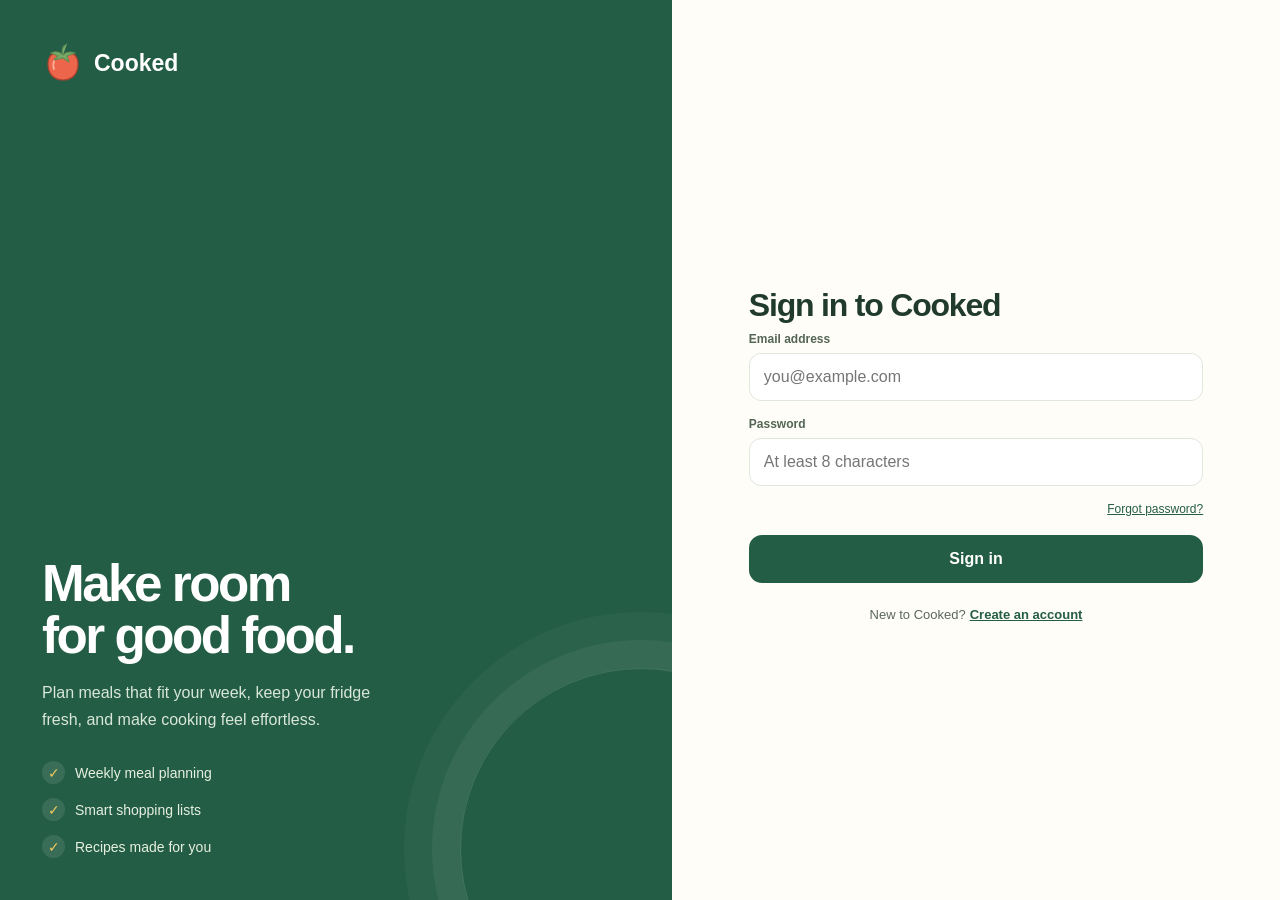
<file: index.html>
﻿<!doctype html>
<html lang="en">
<head>
  <meta charset="utf-8">
  <meta name="viewport" content="width=device-width, initial-scale=1">
  <meta http-equiv="refresh" content="0; url=pages/Sign-in.html">
  <title>Cooked - Sign in</title>
</head>
<body>
  <p>Opening Cooked. <a href="pages/Sign-in.html">Continue to sign in</a>.</p>
  <script>
    window.location.replace("pages/Sign-in.html");
  </script>
</body>
</html>
</file>
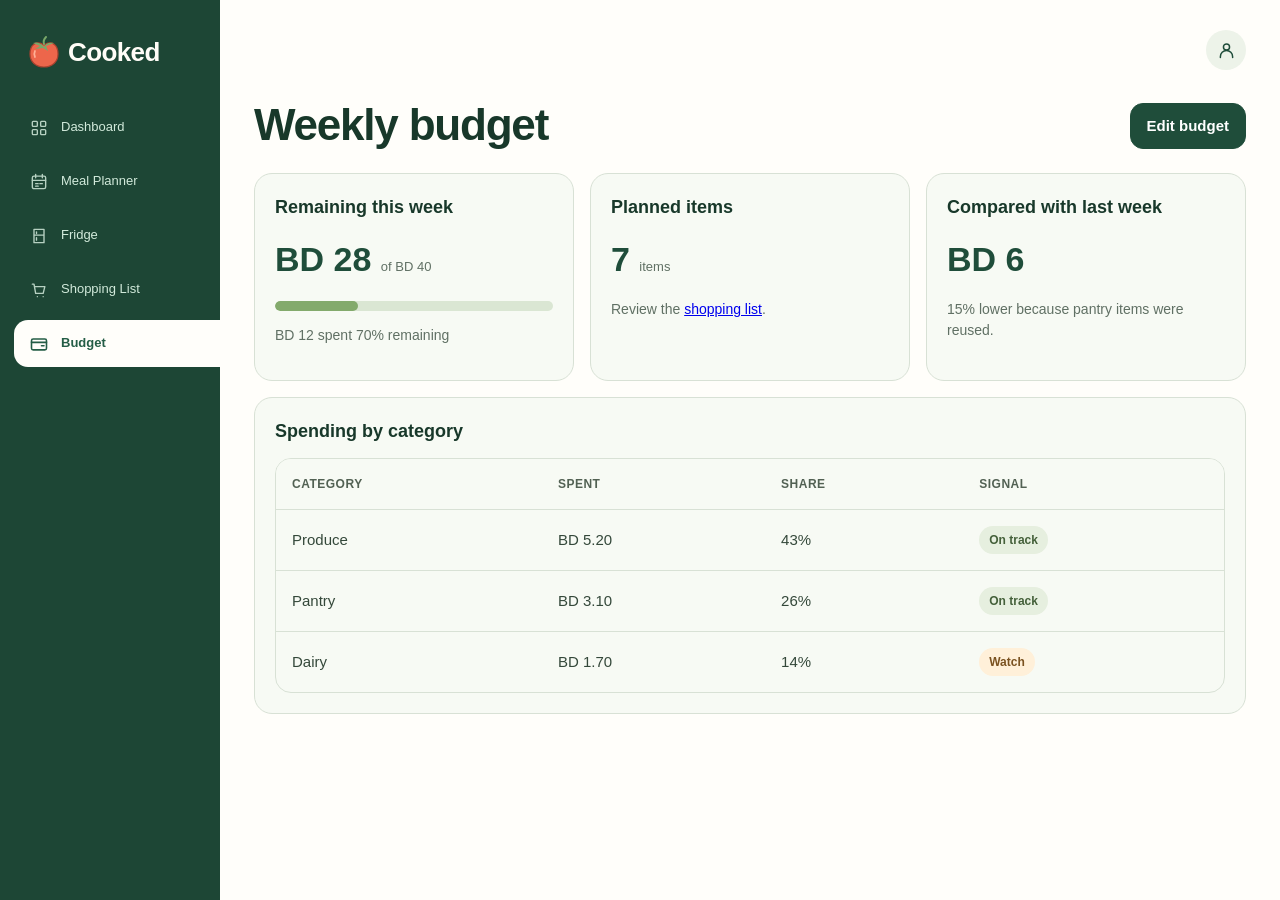
<file: pages/Budget.html>
﻿<!doctype html>
<html lang="en"><head><meta charset="utf-8"><meta name="viewport" content="width=device-width,initial-scale=1"><title>Cooked · Budget</title><link rel="stylesheet" href="../assets/css/styles.css"></head>
<body><div class="app"><aside class="sidebar" aria-label="Sidebar"><a class="sidebar-brand" href="Cooked.html" aria-label="Cooked home"><svg class="logo colored-logo" viewBox="0 0 150 36" preserveAspectRatio="xMinYMid meet" role="img" aria-label="Cooked"><path d="M16 11C8 6 2 11 2 20c0 8 6 13 14 13s14-5 14-13c0-9-6-14-14-9Z" fill="#ed664b" stroke="#aa422f" stroke-width="1.2"/><path d="M16 13C12 8 8 8 5 9l7 3-5 3 8-1 5 3-2-5 8-3c-5-1-8 0-10 4Z" fill="#79a869"/><path d="M16 10c-1-3 0-5 2-7" fill="none" stroke="#79a869" stroke-width="2" stroke-linecap="round"/><path d="M7 17c-1 2-1 4 0 6" fill="none" stroke="#ffb096" stroke-width="1.7" stroke-linecap="round"/><text x="40" y="27" fill="#fffdf7" font-family="Segoe UI,Arial,Helvetica,sans-serif" font-size="26" font-weight="700" letter-spacing="-.6">Cooked</text></svg></a><nav class="nav" aria-label="Main navigation"><a href="Cooked.html"><svg viewBox="0 0 24 24" aria-hidden="true"><rect x="4" y="4" width="6" height="6" rx="1"/><rect x="14" y="4" width="6" height="6" rx="1"/><rect x="4" y="14" width="6" height="6" rx="1"/><rect x="14" y="14" width="6" height="6" rx="1"/></svg><span>Dashboard</span></a><a href="Meal-planner.html"><svg viewBox="0 0 24 24" aria-hidden="true"><rect x="4" y="5" width="16" height="15" rx="2"/><path d="M8 3v4M16 3v4M4 10h16M8 14h3M13 14h3M8 17h3"/></svg><span>Meal Planner</span></a><a href="Fridge.html"><svg viewBox="0 0 24 24" aria-hidden="true"><path d="M6 4h12v16H6zM6 11h12M9 7v2M9 14v3"/></svg><span>Fridge</span></a><a href="Shopping-list.html"><svg viewBox="0 0 24 24" aria-hidden="true"><path d="M4 5h2l2 11h9l2-8H7M10 20h.01M17 20h.01"/></svg><span>Shopping List</span></a><a class="active" aria-current="page" href="Budget.html"><svg viewBox="0 0 24 24" aria-hidden="true"><rect x="3" y="6" width="18" height="13" rx="2"/><path d="M3 10h18M15 14h3"/></svg><span>Budget</span></a></nav></aside>
<main class="main"><div class="topbar"><button class="avatar" data-user-avatar aria-label="Open profile" onclick="location.href='Profile.html'">CU</button></div><header class="page-head"><div><h1>Weekly budget</h1></div><button class="btn primary" data-modal-open="budget-edit">Edit budget</button></header><div class="grid grid-3"><section class="panel"><h2>Remaining this week</h2><div class="metric">BD 28 <small>of BD 40</small></div><div class="progress" style="margin-top:16px"><span style="width:30%"></span></div><p>BD 12 spent  70% remaining</p></section><section class="panel"><h2>Planned items</h2><div class="metric">7 <small>items</small></div><p>Review the <a href="Shopping-list.html">shopping list</a>.</p></section><section class="panel"><h2>Compared with last week</h2><div class="metric"> BD 6</div><p>15% lower because pantry items were reused.</p></section></div><section class="panel" style="margin-top:16px"><h2>Spending by category</h2><div class="table-wrap"><table class="table"><thead><tr><th>Category</th><th>Spent</th><th>Share</th><th>Signal</th></tr></thead><tbody><tr><td>Produce</td><td>BD 5.20</td><td>43%</td><td><span class="badge">On track</span></td></tr><tr><td>Pantry</td><td>BD 3.10</td><td>26%</td><td><span class="badge">On track</span></td></tr><tr><td>Dairy</td><td>BD 1.70</td><td>14%</td><td><span class="badge warn">Watch</span></td></tr></tbody></table></div></section></main></div><div class="modal" id="budget-edit" role="dialog" aria-modal="true" aria-labelledby="budget-title"><div class="modal-card"><header><h2 id="budget-title">Set weekly budget</h2><button class="close" data-modal-close aria-label="Close"></button></header><form class="form-grid" data-demo-form data-success="Weekly budget updated."><div class="field full"><label for="weekly-budget">Budget in BD</label><input id="weekly-budget" required value="40" type="number" min="1"></div><div class="field full"><button class="btn primary" type="submit">Save budget</button></div></form></div></div><div class="toast" role="status" aria-live="polite"></div><script src="../assets/js/app.js"></script><script src="../assets/js/validation.js"></script></body></html>
</file>
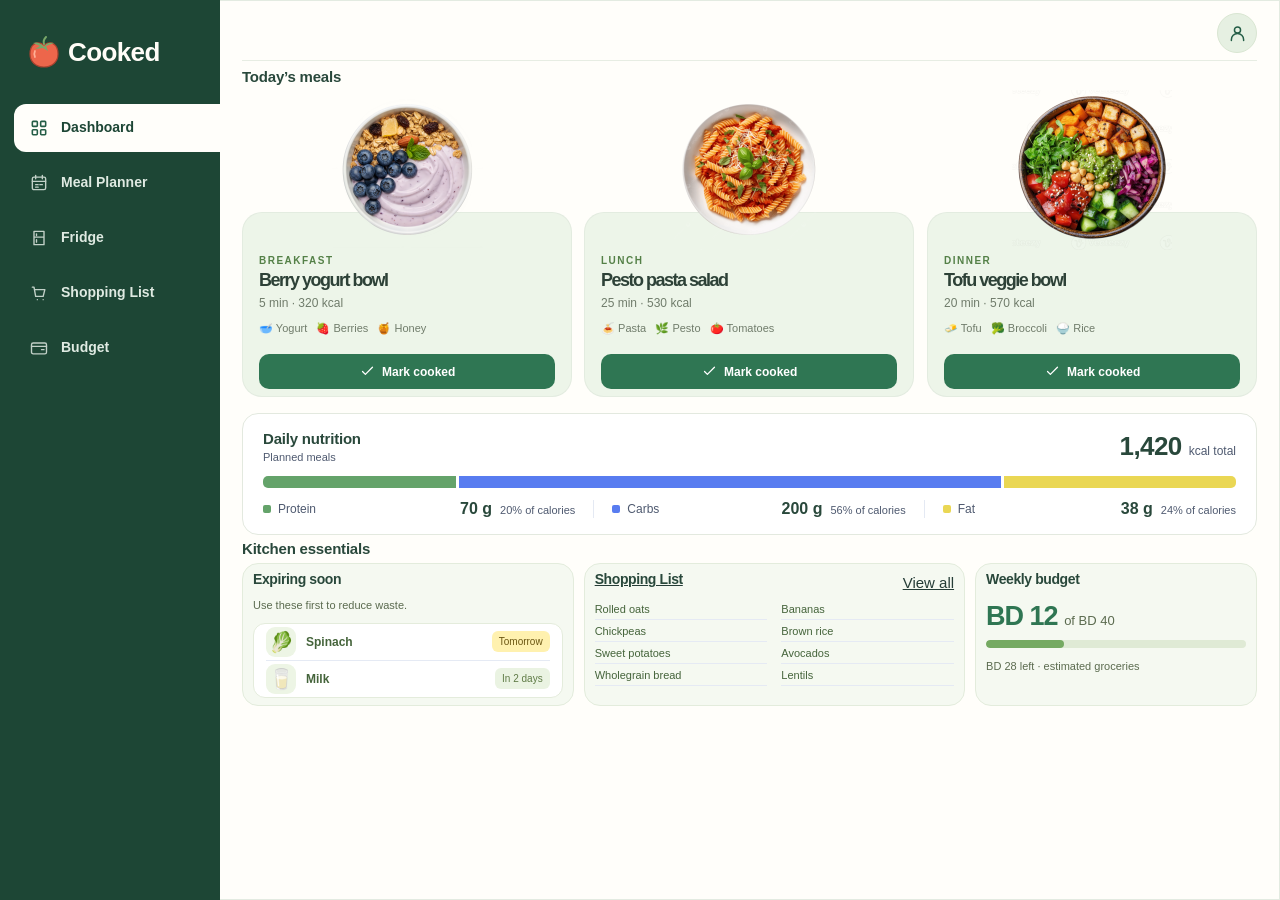
<file: pages/Cooked.html>
﻿<!DOCTYPE html>
<html lang="en"><head><meta charset="utf-8"/><meta content="width=device-width,initial-scale=1" name="viewport"/><title>Cooked · Your meal planner</title><style>
*{box-sizing:border-box}body{margin:0;background:#ffe6a0;color:#183d2c;font-family:Arial,Helvetica,sans-serif;font-size:15px}button,input,a{font:inherit}button,a{ -webkit-tap-highlight-color:transparent}button{cursor:pointer}button:focus-visible,a:focus-visible,input:focus-visible{outline:3px solid #a4472e;outline-offset:4px}button{border:0;color:inherit}a{color:inherit}.shell{min-height:100vh;display:grid;grid-template-columns:190px 1fr;max-width:1640px;margin:auto;padding:24px 24px 24px 0}.sidebar{padding:25px 16px;display:flex;flex-direction:column;gap:45px}.logo{width:145px;height:auto;mix-blend-mode:multiply}.nav{display:grid;gap:10px}.nav a{text-decoration:none;padding:15px 18px;display:flex;align-items:center;gap:14px;border-radius:18px;color:#4d624f}.nav a.active{background:#ff694a;color:white}.nav svg{width:21px;height:21px;fill:none;stroke:currentColor;stroke-width:1.7;stroke-linecap:round;stroke-linejoin:round}.foot{margin-top:auto;padding:25px 18px;font-size:12px;color:#6f745c;line-height:1.6}.main{background:#fffcf5;border-radius:35px;padding:32px 38px;min-width:0}.top{display:flex;justify-content:space-between;align-items:center;gap:20px}.search{background:#f6f1e6;border:1px solid #eee6d6;padding:14px 20px;border-radius:30px;width:min(480px,70%);color:#354c3c}.profile{background:#f1ead9;border-radius:50%;width:42px;height:42px;font-weight:bold}.heading{display:flex;align-items:center;justify-content:space-between;margin:30px 0 24px;gap:15px}h1{font-family:Georgia,serif;font-size:62px;margin:0;letter-spacing:-2px;line-height:1}h2{font-size:22px;margin:0 0 20px;letter-spacing:-.5px}.primary{background:#fa6547;color:#fff;padding:15px 23px;border-radius:25px;font-weight:700}.date{font-size:13px;color:#7b8069;margin-top:12px}.content{display:grid;grid-template-columns:minmax(0,1fr) 260px;gap:24px}.meals{display:grid;grid-template-columns:repeat(3,minmax(0,1fr));gap:16px;padding-top:20px}.meal{border-radius:25px;background:#fce0d1;padding:0 18px 20px;min-width:0;transition:transform .2s}.meal:hover{transform:translateY(-4px)}.meal:nth-child(2){background:#e8efcb}.meal:nth-child(3){background:#fff0bf}.meal img{width:100%;aspect-ratio:1;object-fit:cover;border-radius:50%;margin-top:-20px;border:7px solid #fffdf7;box-shadow:0 7px 12px #183d2c15}.type{font-size:11px;font-weight:800;letter-spacing:1.2px;color:#a1442d;margin-top:22px}.meal h3{font-size:23px;letter-spacing:-.6px;margin:9px 0 10px;line-height:1.1;min-height:50px}.meta{font-size:13px;color:#66715d}.actions{display:flex;gap:7px;margin-top:24px;flex-wrap:wrap}.actions button{padding:10px 11px;background:#fffaf1;border-radius:18px;font-size:12px}.actions .cook{background:#fa6547;color:#fff;flex:1}.actions .cook.done{background:#416e4f}.rail{padding-top:0}.note{background:#f6f0e2;padding:22px;border-radius:24px;margin-bottom:20px}.note h2{font-size:20px}.expiry{display:flex;justify-content:space-between;gap:9px;align-items:center;background:#fffcf5;border-radius:16px;padding:16px 14px;margin-top:12px;font-size:14px}.expiry strong{display:block;color:#b54c33;font-size:12px;margin-top:5px}.ingredient{width:34px;height:34px;object-fit:contain}.budget{font-size:30px;font-weight:bold;margin:18px 0}.budget small{font-size:15px;font-weight:400}.budget span{color:#f16343}.progress{height:11px;background:#e5d9bd;border-radius:20px;overflow:hidden}.progress div{width:30%;height:100%;background:#f77753;border-radius:20px}.muted{color:#7b8069;font-size:13px}.listbutton{width:100%;background:none;text-align:left;display:flex;justify-content:space-between;padding:0;align-items:center}.listbutton strong{font-size:20px}.nutrition{margin:27px 0 30px;padding:20px 0;display:flex;align-items:center;justify-content:space-between;gap:15px;border-top:1px solid #e9e0cd;border-bottom:1px solid #e9e0cd;flex-wrap:wrap}.nutrition span{font-size:14px;color:#65765d}.nutrition b{font-size:17px;color:#284a35}.weekheader{display:flex;align-items:center;justify-content:space-between;margin-bottom:17px}.weekheader h2{margin:0}.weekheader button{background:#f1ead7;padding:9px 15px;border-radius:20px}.week{display:grid;grid-template-columns:repeat(7,1fr);gap:10px}.day{border-radius:20px;background:#f6f0e2;padding:15px 6px 10px;text-align:center}.day:hover{background:#f5dfc6}.day.selected{background:#fb7052;color:white}.day b{display:block;font-size:13px}.day span{display:block;font-size:23px;margin:7px}.day img{width:54px;height:54px;border-radius:50%;object-fit:cover;border:3px solid #fff8eb}.day em{display:block;font-style:normal;font-size:10px;margin:6px 0 0;min-height:12px}.source{font-size:11px;color:#808673;margin-top:25px}.source a{text-underline-offset:3px}.toast{position:fixed;bottom:25px;left:50%;transform:translateX(-50%);background:#244a35;color:white;padding:15px 24px;border-radius:16px;box-shadow:0 5px 30px #0002;z-index:5;display:none}dialog{border:0;border-radius:25px;padding:30px;max-width:440px;width:90%;color:#183d2c;background:#fffaf0}dialog::backdrop{background:#193b2d66}dialog ul{padding-left:20px;line-height:2.4}dialog button{padding:10px 20px;border-radius:20px;background:#e3ebd7} .hidden{display:none!important}
@media(min-width:1500px){.main{padding:40px 50px}.meal h3{font-size:27px}.content{grid-template-columns:minmax(0,1fr) 300px}.meal{padding:0 23px 24px}}
@media(max-width:1150px){.shell{grid-template-columns:155px 1fr}.sidebar{padding-left:10px}.logo{width:130px}.nav a{padding:13px 9px;gap:9px}.main{padding:25px}.content{grid-template-columns:1fr}.rail{display:grid;grid-template-columns:1fr 1fr;gap:16px;margin-top:22px}.note{margin:0}.rail .note:last-child{grid-column:1/-1}h1{font-size:52px}}
@media(max-width:700px){.shell{display:block;padding:0}.sidebar{padding:17px;gap:14px}.logo{width:125px}.nav{display:flex;overflow-x:auto;gap:5px}.nav a{flex:none;padding:9px 12px;font-size:12px}.nav svg{display:none}.foot{display:none}.main{border-radius:25px 25px 0 0;padding:23px 18px}.heading{margin:25px 0}h1{font-size:42px}.primary{font-size:12px;padding:13px}.meals{gap:10px}.meal{padding:0 10px 15px;border-radius:18px}.meal img{border-width:4px}.meal h3{font-size:17px;min-height:39px}.type{font-size:9px;margin-top:14px}.meta{font-size:11px}.actions{margin-top:16px;gap:5px}.actions button{padding:9px 7px;font-size:10px}.nutrition{gap:12px;padding:16px 0}.nutrition strong{width:100%}.nutrition span{font-size:12px}.nutrition b{font-size:14px}.week{gap:5px}.day{border-radius:13px;padding:11px 2px}.day b{font-size:10px}.day img{width:32px;height:32px;border-width:2px}.day span{font-size:18px;margin:6px 0}.day em{font-size:8px}.rail{gap:10px}.note{padding:17px}.note h2{font-size:17px}.expiry{font-size:12px;padding:12px 9px}.ingredient{width:25px}.budget{font-size:25px}.search{font-size:13px}.weekheader h2{font-size:18px}}
@media(prefers-reduced-motion:reduce){*{transition:none!important}}
</style><style>
body{background:#e7ece5}.shell{height:100vh;min-height:0;grid-template-columns:175px 1fr;padding:18px 18px 18px 0;max-width:1600px}.sidebar{padding:22px 15px;gap:35px}.main{padding:28px 34px;background:#fffdf8;border-radius:30px;display:flex;flex-direction:column;overflow:hidden}.heading{margin:0 0 20px}.heading h1{font-size:52px}.heading .date{margin-top:10px}.primary{background:#47735a;padding:14px 24px}.content{grid-template-columns:minmax(0,1fr) 255px;gap:25px;min-height:0;flex:1}.content>section{display:flex;flex-direction:column;min-height:0}.meals{flex:1;min-height:0;align-items:stretch;padding-top:12px}.meal{background:#f5e0d7;padding:0 17px 17px;display:flex;flex-direction:column}.meal:nth-child(2){background:#e6eddc}.meal:nth-child(3){background:#e4e9ee}.meal:hover{transform:none}.meal img{height:clamp(110px,23vh,230px);width:100%;aspect-ratio:auto;object-fit:cover;border-radius:50%;margin-top:-12px;box-shadow:none;border:5px solid #fffdf8}.type{margin-top:16px}.meal h3{font-size:clamp(18px,1.7vw,26px);min-height:0;line-height:1.1;margin:9px 0}.actions{margin-top:auto;padding-top:18px;display:flex;align-items:center;gap:8px;flex-wrap:nowrap}.actions svg{height:17px;width:17px;stroke:currentColor;fill:none;stroke-width:1.8;stroke-linecap:round;stroke-linejoin:round;flex-shrink:0}.swap{padding:9px;background:#fffaf4;border-radius:15px;display:flex}.actions .cook{padding:10px 9px;border-radius:18px;font-size:11px;display:flex;align-items:center;justify-content:center;gap:6px;background:#47735a;white-space:nowrap}.nutrition{margin:19px 0;padding:16px 0;gap:10px}.weekheader{margin-bottom:12px}.weekheader h2{font-size:20px}.weekheader>div{background:none;padding:0;font-size:12px;color:#47735a}.day{padding:12px 4px 8px;background:#f0f2ec;border-radius:17px}.day.selected{background:#47735a;color:white}.day:hover{background:#f0f2ec}.day.selected:hover{background:#47735a}.day span{font-size:21px;margin:4px}.day img{width:47px;height:47px;border-color:#fffdf8}.day em{margin-top:3px}.note{background:#f0f2ec;padding:22px}.expiry{background:#fffdf8}.progress{background:#dbe3d5}.progress div{background:#77947b}.budget span{color:#47735a}.source{margin-top:15px;font-size:10px}.navitem{display:flex;align-items:center;gap:12px;padding:13px 14px;color:#566b5a;border-radius:15px;font-size:14px}.navitem.active{background:#47735a;color:#fff}.navitem svg{width:21px;height:21px;fill:none;stroke:currentColor;stroke-width:1.7;stroke-linecap:round;stroke-linejoin:round}.rail{display:block}.listbutton{display:flex}.budget{margin:16px 0} .logo{width:140px}button,a{cursor:default}
@media(min-width:1000px) and (max-height:780px){.shell{padding-top:12px;padding-bottom:12px}.main{padding:22px 28px}.heading{margin-bottom:15px}.heading h1{font-size:44px}.meal img{height:21vh}.type{margin-top:12px}.meal h3{font-size:21px}.nutrition{margin:14px 0;padding:13px 0}.day{padding:9px 3px 6px}.day img{width:37px;height:37px}.note{padding:18px;margin-bottom:15px}.note h2{font-size:19px;margin-bottom:12px}.expiry{padding:12px;margin-top:10px}.source{margin-top:10px}.actions{padding-top:12px}.day em{min-height:10px}.weekheader h2{font-size:18px}}
@media(max-width:1000px){.shell{grid-template-columns:145px 1fr;height:auto;min-height:100vh}.content{grid-template-columns:1fr}.rail{display:grid;grid-template-columns:1fr 1fr;gap:14px;margin-top:20px}.rail .note:last-child{grid-column:1/-1}.note{margin:0}.meal img{height:160px}.meals{flex:none}.main{overflow:visible}.navitem{font-size:12px;padding:12px 6px}.logo{width:125px}}
@media(max-width:700px){.shell{display:block;padding:0}.sidebar{padding:15px;gap:15px}.nav{display:flex}.navitem{flex:none;padding:9px 12px}.navitem svg{display:none}.main{padding:22px 16px}.heading h1{font-size:40px}.primary{padding:12px 16px;font-size:12px}.meal{padding:0 10px 13px}.meal img{height:100px}.meal h3{font-size:17px}.actions{gap:4px;flex-wrap:wrap}.actions .cook{font-size:9px;padding:8px 6px}.swap{padding:7px}.actions svg{width:13px;height:13px}.nutrition strong{width:100%}.day img{width:30px;height:30px}.day b{font-size:10px}.weekheader h2{font-size:16px}.note{padding:17px}}
</style><style id="plate-card-layout">
.meals{padding-top:0}
.meal{--card-color:#f5e0d7;--card-padding:17px;container-type:inline-size;position:relative;isolation:isolate;background:transparent;padding:0 var(--card-padding) 17px}
.meal:nth-child(2){--card-color:#e6eddc;background:transparent}
.meal:nth-child(3){--card-color:#e4e9ee;background:transparent}
.meal::before{content:"";position:absolute;z-index:-1;inset:min(calc(50cqw - var(--card-padding)),115px) 0 0;background:var(--card-color);border-radius:inherit;pointer-events:none}
.meal img{display:block;align-self:center;flex-shrink:0;width:100%;max-width:230px;height:auto;aspect-ratio:1;object-fit:contain;border:0;border-radius:0;box-shadow:none;margin:0}
@media(max-width:700px){.meal{--card-padding:10px;padding-bottom:13px}}
</style><style id="compact-meal-layout">
.meals{flex:0 0 auto;align-items:start}
.meal{height:100%}
.meal .type{margin-top:8px}
.meal h3{margin:7px 0}
.meal .actions{margin-top:14px;padding-top:0}
</style><style id="sidebar-refinement">
.shell{grid-template-columns:210px minmax(0,1fr);gap:18px;padding:18px}
.sidebar{background:#203e32;color:#eaf0e8;border-radius:26px;padding:26px 14px 22px;gap:0;min-width:0;box-shadow:0 8px 24px #183d2c0a}
.sidebar-brand{margin:0 12px 36px;padding:13px 12px;background:#fffaf0;border-radius:16px;display:flex;align-items:center;justify-content:center}
.sidebar .logo{display:block;width:132px;max-width:100%;height:auto;mix-blend-mode:normal}
.sidebar-section-label{color:#a5b9ab;font-size:10px;font-weight:700;letter-spacing:1.7px;padding:0 16px;margin-bottom:14px}
.sidebar .nav{display:grid;gap:7px}
.sidebar .navitem{position:relative;display:flex;align-items:center;gap:12px;min-height:47px;padding:13px 15px;border-radius:12px;color:#c9d6cc;font-size:13px;font-weight:500;line-height:1.3;white-space:nowrap;transition:background .18s,color .18s}
.sidebar .navitem svg{display:block;width:20px;height:20px;flex:0 0 20px;stroke-width:1.65;opacity:.85}
.sidebar .navitem:hover{background:#ffffff0c;color:#fffaf0}
.sidebar .navitem.active{background:#dfe9d8;color:#203e32;font-weight:700;box-shadow:0 3px 8px #10291d14}
.sidebar .navitem.active svg{opacity:1;stroke-width:1.9}
.sidebar-bottom{display:flex;align-items:center;gap:9px;margin-top:auto;padding:22px 12px 0;border-top:1px solid #ffffff15;color:#a5b9ab;font-size:11px;letter-spacing:.1px}
.sidebar-status-dot{width:6px;height:6px;border-radius:50%;background:#a8c29a;flex-shrink:0}
@media(max-width:1100px) and (min-width:701px){.shell{grid-template-columns:190px minmax(0,1fr);gap:14px;padding:14px}.sidebar{padding-left:10px;padding-right:10px}.sidebar .navitem{padding-left:12px;padding-right:12px}}
@media(max-width:700px){.shell{display:block;padding:10px}.sidebar{padding:18px 14px 14px;border-radius:22px;margin-bottom:12px}.sidebar-brand{align-self:flex-start;margin:0 0 17px;padding:9px 12px;border-radius:11px}.sidebar .logo{width:112px}.sidebar-section-label,.sidebar-bottom{display:none}.sidebar .nav{display:flex;gap:6px;overflow-x:auto;padding-bottom:3px;scrollbar-width:thin;scrollbar-color:#557061 transparent}.sidebar .navitem{min-height:40px;padding:10px 12px;font-size:12px;gap:8px}.sidebar .navitem svg{display:block;width:17px;height:17px;flex-basis:17px}.main{border-radius:24px}}
</style><style id="green-craft-theme">
:root{--forest:#244934;--ink:#294b36;--sage:#dce6cc;--paper:#f5f7ec;--hand:"Segoe Print","Bradley Hand","Comic Sans MS",cursive}
body{color:var(--ink);background-color:#cbd8bc;background-image:radial-gradient(#42603a12 .7px,transparent .7px);background-size:6px 6px}
.main{background-color:var(--paper);background-image:radial-gradient(#45623a0b .65px,transparent .65px);background-size:5px 5px;border:1px solid #49654225;border-radius:30px 25px 34px 23px;box-shadow:0 5px 0 #60794c12}
h1,h2,.meal h3,.weekheader h2,.listbutton strong{font-family:var(--hand);font-weight:700;letter-spacing:-.7px}
.heading h1{font-size:47px;line-height:1.3;position:relative;display:inline-block}
.heading h1::after{content:"";position:absolute;left:0;right:-8px;bottom:1px;height:6px;background:#a6bf89;opacity:.65;border-radius:65% 30% 55% 45%;transform:rotate(-2deg)}
.heading .date{color:#6b7d60;margin-top:8px}
.primary{background:#3e6545;color:#fffef2;border:1px solid #294b36;border-radius:18px 23px 17px 22px;font-family:var(--hand);font-size:14px;padding:11px 21px;box-shadow:2px 3px 0 #b9cba4;transform:rotate(-1deg)}
.meal{--card-color:#e0e9cb;border-radius:24px 30px 22px 29px}
.meal:nth-child(2){--card-color:#d1dfbd;border-radius:30px 22px 28px 24px}
.meal:nth-child(3){--card-color:#dbe7d7;border-radius:22px 28px 25px 31px}
.meal::before{border:1px solid #57744540;box-shadow:2px 3px 0 #5673430d}
.meal .type{color:#4e6a3c;font-size:10px;letter-spacing:1.8px}
.meal h3{font-size:clamp(19px,1.65vw,25px);line-height:1.4;color:#284a32}
.meta,.muted,.nutrition span{color:#66775b}
.actions .cook{background:#446b47;color:#fffef2;border:1px solid #365b38;border-radius:16px 20px 15px 19px}
.actions .swap{background:#f4f7e8;color:#436240;border:1px solid #73935b55;border-radius:12px 15px 11px 16px}
.nutrition{border-top:1px solid #91a77c;border-bottom:1px solid #91a77c}
.nutrition strong{font-family:var(--hand);font-size:16px}.nutrition b{color:#345735}
.weekheader h2{font-size:21px}.weekheader>div{color:#577542}
.day{background:#e5ecd8;border:1px solid #70875d38;border-radius:16px 20px 15px 19px;color:#45613b}
.day:nth-child(even){border-radius:20px 15px 19px 16px}
.day span{font-family:var(--hand);font-weight:700}
.day.selected,.day.selected:hover{background:#476b43;border:1px solid #365837;box-shadow:2px 3px 0 #b6c9a0;transform:rotate(-2deg)}
.day:hover{background:#d8e4c9}.day img{border-color:#f3f7e9}
.note{background:#e7edd9;border:1px solid #748c5c35;border-radius:22px 28px 20px 26px;box-shadow:2px 3px 0 #55754009}
.note h2{font-size:21px}.note:nth-child(2){background:#dfe8ce;border-radius:27px 21px 26px 20px}
.expiry{background:#f4f7e9;border:1px solid #9bad86;border-radius:13px 17px 12px 16px}
.expiry strong{color:#657a3e}.budget,.budget span{color:#3d603b}.budget small{color:#6b7d5d}
.progress{background:#c6d6b2}.progress div{background:#678b50}
.listbutton strong{font-size:20px}.listbutton>span{color:#617c4b;font-size:12px}
.source{color:#849173}
.sidebar{background:#254532;border:1px solid #1d392a;border-radius:26px 22px 29px 23px}
.sidebar-brand{background:#f4f5e5;border:1px solid #d8dfc2;border-radius:13px 18px 12px 17px;transform:rotate(-2deg)}
.sidebar .navitem.active{background:#dbe8c6;border-radius:12px 16px 11px 15px;color:#294b31}
.sidebar-section-label{color:#b1c49e}.sidebar-bottom{font-family:var(--hand);color:#b6c9a5;font-size:12px}
@media(max-width:700px){.heading h1{font-size:37px}.primary{font-size:12px;padding:10px 14px}.meal h3{font-size:17px}.meal .type{font-size:9px;letter-spacing:1px}.weekheader h2{font-size:17px}.note h2,.listbutton strong{font-size:18px}.nutrition strong{font-size:15px}}
</style><style id="bottom-summary-layout">
.content{grid-template-columns:minmax(0,1fr);flex:0 0 auto;gap:4px}
.content>.rail{display:grid;grid-template-columns:repeat(3,minmax(0,1fr));gap:18px;margin-top:0;padding-top:0;align-items:stretch}
.rail .note,.rail .note:last-child{grid-column:auto;margin:0;min-width:0}
.rail .note{padding:20px}
.rail .note h2{margin-bottom:14px}
.rail .listbutton{gap:12px;flex-wrap:wrap}
.shell{height:auto;min-height:100vh}
.main{overflow:visible}
@media(max-width:700px){.content>.rail{grid-template-columns:minmax(0,1fr);gap:12px}.rail .note{padding:18px}.nutrition{margin-bottom:16px}}
</style><style id="clean-logo-layout">
.sidebar-brand{align-self:stretch;display:flex;align-items:center;justify-content:center;margin:0 8px 30px;padding:15px 10px;background:#f5f7ec;border:0;border-radius:12px;box-shadow:none;transform:none;overflow:hidden}
.sidebar-brand::before,.sidebar-brand::after{content:none}
.sidebar .logo{display:block;width:140px;max-width:100%;height:auto;margin:0;padding:0;border:0;border-radius:0;background:transparent;box-shadow:none;transform:none;mix-blend-mode:multiply}
@media(max-width:700px){.sidebar-brand{align-self:flex-start;margin:0 0 16px;padding:11px 14px;border-radius:10px}.sidebar .logo{width:120px}}
</style><style id="modern-green-theme">
:root{--forest:#244b38;--ink:#253c30;--sage:#e4eddd;--paper:#fbfcf8;--hand:"Segoe UI",Arial,sans-serif}
body{font-family:"Segoe UI",Arial,sans-serif;background:#e8eee4;background-image:none;color:#253c30;-webkit-font-smoothing:antialiased}
.main{background:#fbfcf8;background-image:none;border:1px solid #dfe7da;border-radius:26px;box-shadow:none}
h1,h2,.meal h3,.weekheader h2,.listbutton strong,.nutrition strong,.primary,.day span{font-family:inherit;letter-spacing:-.5px}
.heading h1{font-size:44px;font-weight:650;line-height:1.15;letter-spacing:-1.8px}
.heading h1::after{content:none}
.heading .date{font-size:13px;color:#7a877b;margin-top:10px}
.primary{background:#365e43;color:#fff;border:0;border-radius:12px;box-shadow:none;transform:none;padding:13px 20px;font-size:13px;font-weight:600;letter-spacing:0}
.meal,.meal:nth-child(2),.meal:nth-child(3){border-radius:20px}
.meal{--card-color:#edf1e3}.meal:nth-child(2){--card-color:#e2eddd}.meal:nth-child(3){--card-color:#e6eee7}
.meal::before{border:1px solid #3e604315;box-shadow:none}
.meal .type{font-size:10px;font-weight:700;letter-spacing:1.5px;color:#6c8064;margin-top:12px}
.meal h3{font-size:clamp(20px,1.8vw,27px);font-weight:600;line-height:1.2;letter-spacing:-.7px;margin:9px 0 11px;color:#263e2d}
.meta{font-size:12px;color:#73806e}
.meal .actions{margin-top:20px;gap:8px}
.actions .cook{background:#365e43;border:0;border-radius:10px;font-size:12px;font-weight:600;padding:11px 12px}
.actions .swap{background:#ffffffb3;border:1px solid #3e604314;border-radius:10px;padding:10px}
.nutrition{border-top:1px solid #e1e7dc;border-bottom:1px solid #e1e7dc;padding:18px 0;margin:22px 0}
.nutrition strong{font-size:14px;font-weight:600;letter-spacing:0}.nutrition span{font-size:12px;color:#7a8675}.nutrition b{font-size:16px;color:#3b543a;font-weight:600}
.note,.note:nth-child(2){background:#f1f4eb;border:1px solid #e0e7d8;border-radius:18px;box-shadow:none}
.rail .note{padding:22px}.note h2,.listbutton strong{font-size:18px;font-weight:600;letter-spacing:-.4px;color:#304b34}
.expiry{background:#fbfcf8;border:1px solid #e5eadf;border-radius:11px;padding:13px 14px;font-size:13px}
.expiry strong{font-size:11px;font-weight:500;color:#6b8253;margin-top:4px}
.budget{font-size:30px;letter-spacing:-1px;font-weight:650}.budget span{color:#365e43}.budget small{font-size:13px;letter-spacing:0;color:#7a8771}
.progress{height:8px;background:#dce5d2}.progress div{background:#7d9a65}.muted{font-size:12px;color:#7a8771}
.listbutton>span{color:#708464;font-size:12px}
.sidebar{background:#234333;border:0;border-radius:24px;box-shadow:none}
.sidebar .navitem{font-size:13px;font-weight:500;border-radius:10px;letter-spacing:0}
.sidebar .navitem.active{background:#dce9d2;border-radius:10px;box-shadow:none;font-weight:600}
.sidebar-section-label{font-size:9px;letter-spacing:1.6px;color:#91ab96}
.sidebar-brand{background:#fbfcf8;border-radius:10px;transform:none;box-shadow:none;border:0}
@media(max-width:700px){.heading h1{font-size:34px;letter-spacing:-1px}.primary{font-size:12px;padding:11px 14px}.meal h3{font-size:17px;letter-spacing:-.4px}.meal .type{font-size:9px;letter-spacing:.8px}.meta{font-size:11px}.actions .cook{font-size:10px;padding:9px 7px}.actions .swap{padding:8px}.meal .actions{margin-top:16px;gap:5px}.nutrition strong{font-size:13px}.rail .note{padding:18px}.main{border-radius:22px}}
</style><style id="desktop-dashboard-polish">
.shell{width:100%;max-width:1600px;height:100dvh;min-height:700px;grid-template-columns:200px minmax(0,1fr);padding:16px;gap:16px}
.main{padding:24px 28px;overflow:auto;min-height:0}
.heading{align-items:center;margin:0 0 20px;flex-shrink:0}
.welcome-eyebrow{margin:0 0 7px;font-size:10px;font-weight:700;letter-spacing:1.6px;color:#7a8d70}
.heading h1{font-size:32px;letter-spacing:-1px;line-height:1.2}
.welcome-message{margin:8px 0 0;font-size:13px;color:#7a877b}
.heading .date{margin:0;font-size:12px;white-space:nowrap}
.content{gap:16px;flex:0 0 auto}.content>section{min-width:0}
.meals{gap:18px}.meal{padding-bottom:16px}
.meal img{max-width:clamp(140px,18vh,180px)}
.meal::before{top:min(calc(50cqw - var(--card-padding)),clamp(70px,9vh,90px))}
.meal h3{font-size:22px;margin:8px 0}.meal .type{margin-top:8px}.meal .actions{margin-top:16px}
.nutrition{display:block;border:0;padding:0;margin:20px 0 0}
.nutrition-heading{display:flex;align-items:baseline;justify-content:space-between;gap:12px;margin-bottom:10px}
.nutrition-heading strong{font-size:14px;font-weight:600;color:#304b34}
.nutrition-heading>span{font-size:11px;color:#8a9584}
.nutrition-stats{display:grid;grid-template-columns:repeat(4,minmax(0,1fr));gap:12px}
.nutrition-stat{padding:14px 18px;border:1px solid #e0e8d8;border-radius:14px;background:#f0f4e9}
.nutrition-stat:first-child{background:#e3edda;border-color:#d7e3cb}
.nutrition .stat-label{display:flex;align-items:center;gap:7px;font-size:11px;font-weight:500;color:#6a7d61}
.stat-dot{width:7px;height:7px;border-radius:50%;background:#466b3e}.stat-dot.protein{background:#7d9c67}.stat-dot.fat{background:#abb77f}.stat-dot.carbs{background:#7b9b8c}
.stat-value{display:flex;align-items:baseline;gap:6px;margin-top:6px}
.nutrition .stat-value b{font-size:27px;font-weight:650;line-height:1.15;letter-spacing:-.7px;color:#2e4c32}
.nutrition .stat-value span{font-size:12px;color:#7d8a73}
.content>.rail{gap:16px}.rail .note{padding:18px}.rail .note h2{font-size:16px;margin-bottom:12px}
.rail .note:first-child{display:grid;grid-template-columns:repeat(2,minmax(0,1fr));gap:10px;align-content:start}
.rail .note:first-child h2{grid-column:1/-1;margin:0}
.expiry{margin:0;padding:12px 10px;gap:8px;justify-content:flex-start;border-style:solid}.ingredient{width:28px;height:28px}
.budget{margin:12px 0;font-size:27px}.note .muted{margin-bottom:0;font-size:11px}
@media(min-width:1001px) and (max-height:760px){.main{padding:20px 24px}.heading{margin-bottom:16px}.meal img{max-width:140px}.meal::before{top:min(calc(50cqw - var(--card-padding)),70px)}.meal h3{font-size:20px}.nutrition{margin-top:16px}.nutrition-stat{padding:12px 16px}.content{gap:14px}}
@media(max-width:1100px) and (min-width:1001px){.shell{grid-template-columns:180px minmax(0,1fr)}.rail .note:first-child{grid-template-columns:1fr}.rail .note:first-child h2{grid-column:auto}.expiry{padding:8px}.meal h3{font-size:20px}}
@media(max-width:1000px){.shell{height:auto;min-height:100vh;grid-template-columns:180px minmax(0,1fr)}.heading{align-items:flex-start;flex-wrap:wrap;gap:12px}.content>.rail{grid-template-columns:1fr}.rail .note:first-child{grid-template-columns:repeat(2,minmax(0,1fr))}.nutrition-stat{padding:12px}.nutrition .stat-value b{font-size:23px}.main{padding:22px}}
@media(max-width:700px){.shell{display:block;padding:10px}.main{padding:20px 16px}.heading h1{font-size:28px}.heading .date{font-size:11px}.meals{gap:10px}.meal h3{font-size:17px}.meal img{max-width:140px}.nutrition-stats{grid-template-columns:repeat(2,minmax(0,1fr));gap:10px}.nutrition-heading{align-items:flex-start;flex-direction:column;gap:3px}.nutrition-heading strong{width:auto}.content>.rail{gap:12px}}
</style><style id="connected-dashboard-tab">
@media(min-width:701px){
.shell{gap:0}
.sidebar{border-radius:24px 0 0 24px;padding-right:0}
.sidebar-brand{margin-right:22px}
.sidebar .nav{overflow:visible}
.sidebar .navitem{margin-right:14px}
.sidebar .navitem.active{margin-right:-1px;padding-right:29px;background:#fbfcf8;color:#294b31;border-radius:12px 0 0 12px;box-shadow:none;z-index:1}
.main{border-left:0;border-radius:0 26px 26px 0}
}
@media(min-width:701px) and (max-width:1100px){.sidebar{padding-right:0}.sidebar-brand{margin-right:18px}.sidebar .navitem{margin-right:10px}.sidebar .navitem.active{margin-right:-1px;padding-right:23px}}
</style><style id="expiry-card-refinement">
.rail .note.expiry-card:first-child{display:block;background:#f3f6ee;padding:18px;border:1px solid #dfe7d7;border-radius:18px}
.expiry-header{display:flex;align-items:center;justify-content:space-between;gap:12px}
.rail .expiry-card:first-child .expiry-header h2{margin:0;font-size:16px;font-weight:600;letter-spacing:-.3px}
.expiry-count{padding:4px 8px;background:#e5eddd;border-radius:6px;color:#6a7f5c;font-size:10px;font-weight:600;white-space:nowrap}
.expiry-subtitle{margin:6px 0 13px;color:#839077;font-size:11px;line-height:1.4}
.expiry-list{padding:0 12px;background:#fcfdf9;border:1px solid #e6ecdf;border-radius:12px}
.expiry-row{display:flex;align-items:center;gap:10px;padding:9px 0;min-width:0}
.expiry-row+.expiry-row{border-top:1px solid #edf1e7}
.expiry-image{display:flex;align-items:center;justify-content:center;width:34px;height:34px;flex:0 0 34px;border-radius:9px;background:#eef3e7}
.expiry-image .ingredient{width:26px;height:26px;object-fit:contain}
.expiry-name{font-size:12px;font-weight:600;color:#3a5234}
.expiry-badge{margin-left:auto;display:inline-flex;align-items:center;gap:5px;font-size:10px;font-weight:500;white-space:nowrap;color:#718060;background:#edf3e5;padding:5px 7px;border-radius:6px}
.expiry-badge.urgent{color:#957032;background:#fbf0d9}
.expiry-badge.urgent>span{width:4px;height:4px;border-radius:50%;background:#b38a44}
@media(min-width:1001px) and (max-width:1200px){.rail .note.expiry-card:first-child{padding:15px}.expiry-list{padding:0 9px}.expiry-row{gap:7px}.expiry-badge{font-size:9px;padding:5px}.expiry-image{width:28px;height:28px;flex-basis:28px}}
</style><style id="fitness-and-shopping">
.nutrition.fitness-nutrition{display:grid;grid-template-columns:minmax(130px,.85fr) 146px minmax(300px,2fr);align-items:center;gap:24px;background:#1e3026;border:1px solid #294333;border-radius:20px;padding:18px 24px;margin:18px 0 0;color:#f4f8ef}
.fitness-intro{display:flex;flex-direction:column;gap:6px}.fitness-intro strong{font-size:16px;color:#f4f8ef;font-weight:650}.nutrition .fitness-intro>span{font-size:11px;color:#a0b29f}.fitness-intro p{font-size:11px;color:#80967f;margin:12px 0 0}
.fitness-rings{position:relative;width:146px;height:146px}.fitness-rings svg{width:100%;height:100%;display:block}.ring-total{position:absolute;inset:0;display:flex;flex-direction:column;align-items:center;justify-content:center;gap:2px}.nutrition .ring-total b{font-size:24px;font-weight:700;letter-spacing:-.8px;color:#fff}.nutrition .ring-total span{font-size:10px;color:#aebda9}
.fitness-macros{display:grid;grid-template-columns:repeat(3,minmax(0,1fr));gap:14px}.nutrition .macro-label{color:var(--macro);font-size:12px;font-weight:600}.fitness-macro>div{display:flex;align-items:baseline;gap:4px;margin-top:5px}.nutrition .fitness-macro b{color:var(--macro);font-size:32px;font-weight:650;letter-spacing:-1px;line-height:1.15}.nutrition .fitness-macro>div>span{color:var(--macro);font-size:14px}.fitness-macro small{display:block;margin-top:6px;color:#9eaf99;font-size:10px}.macro-caption{grid-column:1/-1;color:#82977f;font-size:10px;margin:2px 0 0}
.shopping-header{display:flex;align-items:center;justify-content:space-between;gap:10px}.rail .shopping-header h2{margin:0}.shopping-count{font-size:10px;color:#6e825f;background:#e5eddd;border-radius:6px;padding:4px 8px}.shopping-items{display:grid;margin-top:10px}.shopping-items label{display:flex;align-items:center;gap:9px;padding:6px 0;color:#4a6040;font-size:12px;cursor:pointer}.shopping-items label+label{border-top:1px solid #e3eadb}.shopping-items input{appearance:none;width:14px;height:14px;margin:0;border:1.5px solid #a5b599;border-radius:4px;background:#fcfdf8;cursor:pointer;display:grid;place-content:center;flex-shrink:0}.shopping-items input:checked{background:#426b43;border-color:#426b43}.shopping-items input:checked::after{content:"";width:6px;height:3px;border-left:1.5px solid white;border-bottom:1.5px solid white;transform:rotate(-45deg) translateY(-1px)}.shopping-items input:checked+span{text-decoration:line-through;color:#8a9880}
@media(min-width:1001px) and (max-height:800px){.nutrition.fitness-nutrition{padding:13px 20px;gap:20px;grid-template-columns:minmax(120px,.85fr) 120px minmax(280px,2fr)}.fitness-rings{width:120px;height:120px}.nutrition .ring-total b{font-size:21px}.nutrition .fitness-macro b{font-size:29px}}
@media(max-width:1100px){.nutrition.fitness-nutrition{grid-template-columns:120px minmax(0,1fr);gap:16px;padding:18px}.fitness-intro{grid-column:1/-1;flex-direction:row;align-items:baseline;justify-content:space-between}.fitness-intro p{display:none}.fitness-rings{width:120px;height:120px}.fitness-macros{gap:10px}.nutrition .fitness-macro b{font-size:25px}}
@media(max-width:700px){.nutrition.fitness-nutrition{grid-template-columns:100px minmax(0,1fr);gap:14px;padding:16px}.fitness-rings{width:100px;height:100px}.nutrition .ring-total b{font-size:18px}.fitness-macros{gap:8px}.nutrition .fitness-macro b{font-size:21px}.nutrition .macro-label{font-size:10px}.fitness-macro small{font-size:8px}.macro-caption{font-size:9px}.fitness-intro strong{width:auto}}
</style><style id="fresh-color-palette">
:root{--forest:#124c3a;--ink:#143e32;--sage:#dcf7e9;--paper:#fcfffd}
body{background:#e5f5ee;color:#143e32}
.main{background:#fcfffd;border-color:#d4eee1}
.sidebar{background:#124c3a}
.sidebar-brand{background:#fcfffd}
.sidebar-section-label{color:#9dd8bb}
.sidebar .navitem{color:#bce4cf}
.sidebar .navitem:hover{background:#ffffff14;color:#fff}
.sidebar .navitem.active{background:#fcfffd;color:#124c3a}
.welcome-eyebrow{color:#15956b}
.heading h1{color:#124c3a}
.heading .date{color:#65897b}
.meal{--card-color:#fff0d6}
.meal:nth-child(2){--card-color:#ddf6d2}
.meal:nth-child(3){--card-color:#daf4ef}
.meal::before{border-color:#205b3510}
.meal h3{color:#173f32}
.meal .type{color:#8e642e}
.meal:nth-child(2) .type{color:#467526}
.meal:nth-child(3) .type{color:#16816e}
.meta{color:#61816d}
.actions .cook{background:#17845c;color:#fff}
.actions .swap{background:#ffffffb8;color:#17845c;border-color:#ffffff80}
.nutrition.fitness-nutrition{background:#103e32;border-color:#103e32;box-shadow:0 5px 18px #0b734e0b}
.nutrition .fitness-intro>span{color:#afd4c4}
.fitness-intro p,.macro-caption{color:#83b29e}
.nutrition .ring-total span{color:#b5dbc9}
.fitness-macro small{color:#a3c9b6}
.note,.note:nth-child(2){background:#effaf4;border-color:#d9eee2}
.rail .note.expiry-card:first-child{background:#fff6e6;border-color:#f4e7c9}
.expiry-header h2,.note h2,.listbutton strong{color:#194c38}
.expiry-count{background:#f8e7be;color:#8a6b2c}
.expiry-subtitle{color:#94805c}
.expiry-list{background:#fffdf7;border-color:#f3e9d3}
.expiry-row+.expiry-row{border-color:#f3ecdc}
.expiry-image{background:#edf5df}
.expiry-name{color:#385b39}
.expiry-badge{background:#e7f5df;color:#59813b}
.expiry-badge.urgent{background:#ffe2c8;color:#ad5e25}
.expiry-badge.urgent>span{background:#e7863c}
.rail .note:nth-child(2){background:#edfadf;border-color:#ddedcb}
.budget span{color:#31834a}.budget small,.note .muted{color:#759262}
.progress{background:#d6ebc0}.progress div{background:#8bcf40}
.rail .shopping-card{background:#eaf8f5;border-color:#d3ece4}
.shopping-count{background:#d5eee4;color:#3d8568}
.shopping-items label{color:#386552}
.shopping-items label+label{border-color:#d7ece2}
.shopping-items input{background:#fcfffd;border-color:#9bcbb4}
.shopping-items input:checked{background:#17845c;border-color:#17845c}
.shopping-items input:checked+span{color:#83a795}
@media(max-width:700px){.sidebar .navitem.active{background:#c9f491;color:#164d34}}
</style><style id="larger-meal-plates">
.meal img{max-width:clamp(180px,24vh,240px)}
.meal::before{top:min(calc(50cqw - var(--card-padding)),clamp(90px,12vh,120px))}
@media(max-width:700px){.meal img{max-width:180px}.meal::before{top:min(calc(50cqw - var(--card-padding)),90px)}}
</style><style id="fit-dashboard-to-screen">
@media(min-width:1001px){
.shell{height:100dvh;min-height:0;padding:12px;max-width:none;grid-template-columns:190px minmax(0,1fr)}
.main{padding:18px 24px;min-height:0;overflow:auto}
.heading{margin-bottom:10px}.heading h1{font-size:30px}.welcome-eyebrow{margin-bottom:5px}
.content{gap:12px}
.meal img{max-width:clamp(150px,23vh,230px)}
.meal::before{top:min(calc(50cqw - var(--card-padding)),clamp(75px,11.5vh,115px))}
.meal{padding-bottom:12px}.meal .type{margin-top:5px}.meal h3{font-size:21px;margin:6px 0}.meal .actions{margin-top:12px}
.actions .cook{padding:9px 12px}.actions .swap{padding:8px}
.nutrition.fitness-nutrition{grid-template-columns:minmax(120px,.85fr) 110px minmax(280px,2fr);gap:18px;padding:12px 20px;margin-top:12px}
.fitness-rings{width:110px;height:110px}.fitness-intro{grid-column:auto;flex-direction:column;align-items:flex-start;justify-content:flex-start}.nutrition .ring-total b{font-size:20px}
.fitness-macros{gap:10px}.nutrition .fitness-macro b{font-size:27px}
.content>.rail{gap:12px}.rail .note,.rail .note.expiry-card:first-child{padding:14px 16px}
.expiry-subtitle{margin:5px 0 9px}.expiry-row{padding:7px 0}.expiry-image{width:30px;height:30px;flex-basis:30px}
.shopping-items{margin-top:7px}.shopping-items label{padding:5px 0;font-size:11px}
.rail .note h2{font-size:16px}.budget{margin:10px 0}
}
@media(min-width:1001px) and (max-height:720px){
.shell{padding:8px}.main{padding:14px 20px}.heading h1{font-size:27px}.heading{margin-bottom:7px}.welcome-eyebrow{font-size:9px}
.meal img{max-width:clamp(130px,22vh,158px)}.meal::before{top:min(calc(50cqw - var(--card-padding)),clamp(65px,11vh,79px))}
.meal h3{font-size:19px}.meal .actions{margin-top:9px}.meal{padding-bottom:10px}
.nutrition.fitness-nutrition{grid-template-columns:minmax(120px,.85fr) 90px minmax(280px,2fr);padding:10px 18px;margin-top:10px}.fitness-rings{width:90px;height:90px}.nutrition .ring-total b{font-size:17px}.nutrition .fitness-macro b{font-size:24px}
.content{gap:10px}.rail .note,.rail .note.expiry-card:first-child{padding:12px 14px}.shopping-items label{padding:4px 0}.expiry-subtitle{margin-bottom:6px}.expiry-row{padding:5px 0}
}
</style><style id="basil-kitchen-palette">
:root{--forest:#244c3b;--ink:#253f30;--sage:#e5edce;--paper:#fffdf7}
body{background:#edf0e3;color:#253f30}
.main{background:#fffdf7;border-color:#e4e8d8}
.sidebar{background:#244c3b}
.sidebar-brand{background:#fffdf7}
.sidebar .navitem{color:#c4d8c5}
.sidebar .navitem:hover{background:#ffffff12;color:#fffdf7}
.sidebar .navitem.active{background:#fffdf7;color:#244c3b}
.heading h1{color:#253f30}.welcome-eyebrow{color:#bc6246}.heading .date{color:#7b8874}
.meal{--card-color:#fae9d5}.meal:nth-child(2){--card-color:#e5edce}.meal:nth-child(3){--card-color:#e1ece1}
.meal::before{border-color:#50664012}.meal h3{color:#293f2f}
.meal .type{color:#ab6446}.meal:nth-child(2) .type{color:#67813d}.meal:nth-child(3) .type{color:#4e7c60}
.meta{color:#7b856b}.actions .cook{background:#416b43;color:#fffdf7}.actions .swap{background:#fffdf7b8;color:#416b43;border-color:#ffffff70}
.nutrition.fitness-nutrition{background:#263f30;border-color:#263f30;box-shadow:none}
.nutrition .fitness-intro>span{color:#c0cdb2}.fitness-intro p,.macro-caption{color:#96aa8c}.nutrition .ring-total span{color:#c4d1b7}.fitness-macro small{color:#adbea1}
.note,.note:nth-child(2){background:#f2f5e7;border-color:#e4e9d6}
.rail .note.expiry-card:first-child{background:#faf0e2;border-color:#eee2cf}
.expiry-header h2,.note h2,.listbutton strong{color:#354c33}
.expiry-count{background:#efdfc6;color:#98704a}.expiry-subtitle{color:#9b8668}
.expiry-list{background:#fffdf7;border-color:#efe6d7}.expiry-row+.expiry-row{border-color:#f0e9dc}
.expiry-image{background:#eaf0db}.expiry-name{color:#455b37}
.expiry-badge{background:#eaf0db;color:#6d824c}.expiry-badge.urgent{background:#fbe0d2;color:#b46143}.expiry-badge.urgent>span{background:#d57955}
.rail .note:nth-child(2){background:#eff3dd;border-color:#e1e8c9}
.budget span{color:#567539}.budget small,.note .muted{color:#829069}
.progress{background:#dce6c1}.progress div{background:#95b85d}
.rail .shopping-card{background:#edf3e9;border-color:#dde7d5}
.shopping-count{background:#dce7d3;color:#678254}.shopping-items label{color:#4d6542}.shopping-items label+label{border-color:#dfe8d7}
.shopping-items input{background:#fffdf7;border-color:#b2c2a0}.shopping-items input:checked{background:#416b43;border-color:#416b43}.shopping-items input:checked+span{color:#92a183}
@media(max-width:700px){.sidebar .navitem.active{background:#e5edce;color:#244c3b}}
</style><style id="unified-green-palette">
:root{--green-900:#244c3b;--green-700:#416b50;--green-500:#7fa080;--green-300:#b8cfaa;--green-100:#eaf0e3;--green-50:#f2f5ed;--canvas:#fffdf7}
body{background:#e9eee3;color:var(--green-900)}
.main,.sidebar-brand{background:var(--canvas)}
.sidebar{background:var(--green-900)}
.sidebar .navitem.active{background:var(--canvas);color:var(--green-900)}
.heading h1,.meal h3,.note h2,.expiry-name{color:var(--green-900)}
.welcome-eyebrow,.meal .type,.meal:nth-child(2) .type,.meal:nth-child(3) .type{color:var(--green-700)}
.meal,.meal:nth-child(2),.meal:nth-child(3){--card-color:var(--green-100)}
.meal::before{border-color:#dce6d4}
.actions .cook,.shopping-items input:checked{background:var(--green-700);border-color:var(--green-700)}
.actions .swap{background:var(--canvas);color:var(--green-700)}
.rail .note,.rail .note:nth-child(2),.rail .note.expiry-card:first-child,.rail .shopping-card{background:var(--green-50);border-color:#dde6d5}
.expiry-count,.shopping-count{background:#e1ead7;color:var(--green-700)}
.expiry-subtitle,.note .muted,.budget small{color:#7b8b70}
.expiry-list{background:var(--canvas);border-color:#e1e8d9}
.expiry-row+.expiry-row,.shopping-items label+label{border-color:#e4eadc}
.expiry-image{background:var(--green-100)}
.expiry-badge{background:var(--green-100);color:var(--green-700)}
.expiry-badge.urgent{background:#dce8cf;color:#3f613d}
.expiry-badge.urgent>span{background:var(--green-700)}
.budget span,.shopping-items label{color:var(--green-700)}
.progress{background:#dce6d2}.progress div{background:var(--green-500)}
.nutrition.fitness-nutrition{background:var(--green-900);border-color:var(--green-900)}
@media(max-width:700px){.sidebar .navitem.active{background:var(--green-100);color:var(--green-900)}}
</style><style id="clear-dashboard-hierarchy">
.section-heading{display:flex;align-items:center;justify-content:space-between;gap:12px;margin:0 0 10px}
.section-heading h2{margin:0;font-size:15px;font-weight:650;letter-spacing:-.2px;color:#244c3b}.section-heading>span{font-size:11px;color:#809076}
.content>.rail{grid-template-columns:1fr 1.15fr .85fr;gap:12px;align-items:stretch}.rail>.kitchen-heading{grid-column:1/-1;margin:2px 0 0}
.rail .note.expiry-card{display:block}
.fitness-intro h2{font-family:inherit;font-size:16px;letter-spacing:-.3px;font-weight:650;color:#f4f8ef;margin:0}
.rail .shopping-card{display:flex;flex-direction:column}.shopping-items{grid-template-columns:repeat(2,minmax(0,1fr));gap:0 14px;margin-top:13px}.shopping-items label{min-height:35px;padding:7px 0;border-bottom:1px solid #e4eadc}.shopping-items label+label{border-top:0}
.rail .budget-card{display:flex;flex-direction:column;justify-content:flex-start}.budget-card .budget{margin:15px 0 13px}.budget-card .muted{line-height:1.5;margin-top:12px}
.rail .note,.rail .note.expiry-card{background:var(--green-50);border:1px solid #dde6d5;border-radius:16px}
@media(min-width:1001px){.heading{padding-bottom:14px;margin-bottom:14px;border-bottom:1px solid #e6ebdf}.content{gap:14px}.nutrition.fitness-nutrition{margin-top:16px}}
@media(min-width:1001px) and (max-height:800px){.main{padding:16px 22px}.heading{padding-bottom:10px;margin-bottom:10px}.section-heading{margin-bottom:6px}.content{gap:10px}.content>.rail{gap:8px 12px}.meal img{max-width:clamp(135px,20vh,160px)}.meal::before{top:min(calc(50cqw - var(--card-padding)),clamp(67.5px,10vh,80px))}.meal h3{font-size:20px}.nutrition.fitness-nutrition{margin-top:12px;padding:10px 18px;grid-template-columns:minmax(120px,.85fr) 100px minmax(280px,2fr)}.fitness-rings{width:100px;height:100px}.rail .note,.rail .note.expiry-card{padding:12px 14px}.shopping-items{margin-top:9px}.shopping-items label{min-height:29px;padding:5px 0}.expiry-subtitle{margin-bottom:7px}.expiry-row{padding:6px 0}}
@media(max-width:1000px){.content>.rail{grid-template-columns:1fr 1fr}.rail .budget-card{grid-column:1/-1}.section-heading>span{font-size:10px}.shopping-items{grid-template-columns:1fr}.fitness-intro h2{font-size:15px}}
@media(max-width:700px){.content>.rail{grid-template-columns:1fr}.rail .budget-card{grid-column:auto}.section-heading{margin-bottom:10px}.section-heading h2{font-size:14px}.kitchen-heading>span{display:none}.shopping-items{grid-template-columns:repeat(2,minmax(0,1fr))}}
</style><style id="header-profile-icon">
.header-account{display:flex;align-items:center;gap:18px;margin-left:auto}
.profile-icon{display:flex;align-items:center;justify-content:center;width:40px;height:40px;flex:0 0 40px;border-radius:50%;background:#eaf0e3;border:1px solid #dce6d4;color:#416b50}
.profile-icon svg{width:21px;height:21px}
@media(max-width:700px){.heading{flex-wrap:nowrap}.header-account{gap:10px}.header-account .date{display:none}.profile-icon{width:36px;height:36px;flex-basis:36px}}
</style><style id="balanced-dashboard-layout">
.sidebar-brand{background:transparent;border:0;box-shadow:none;border-radius:0;padding:6px 4px;margin:2px 16px 28px 10px;overflow:visible;justify-content:flex-start}
.sidebar .logo{width:145px;filter:grayscale(1) invert(1);mix-blend-mode:screen;background:transparent}
@media(min-width:1001px){
.shell{grid-template-columns:185px minmax(0,1fr);height:100dvh;min-height:0;padding:12px}
.main{padding:20px 26px;display:flex;flex-direction:column}
.heading{flex:0 0 auto;margin-bottom:14px;padding-bottom:12px}
.content{flex:1;display:grid;grid-template-columns:minmax(0,1fr);grid-template-rows:minmax(min-content,1fr) auto;gap:16px;min-height:0}
.content>.today-section{display:grid;grid-template-rows:auto minmax(min-content,1fr) auto;min-height:0}
.section-heading{margin-bottom:8px}
.meals{align-items:stretch;gap:18px;min-height:0}
.meal{height:100%;padding-bottom:14px}
.meal img{max-width:clamp(165px,24vh,260px)}
.meal::before{top:min(calc(50cqw - var(--card-padding)),clamp(82.5px,12vh,130px))}
.meal .actions{margin-top:auto;padding-top:12px}
.nutrition.fitness-nutrition{margin-top:16px;padding:12px 22px;grid-template-columns:minmax(140px,.9fr) 108px minmax(300px,2fr)}
.fitness-rings{width:108px;height:108px}
.content>.rail{grid-template-columns:1fr 1.2fr .8fr;gap:10px 16px;align-items:stretch}
.rail>.kitchen-heading{margin:0}
.rail .note,.rail .note.expiry-card{padding:14px 16px}
.shopping-items{margin-top:8px}.shopping-items label{min-height:31px}
.budget-card .budget{margin:12px 0}.budget-card .muted{margin-top:10px}
}
@media(min-width:1001px) and (max-height:800px){
.shell{padding:10px}.main{padding:16px 22px}.heading{margin-bottom:10px;padding-bottom:10px}
.content{gap:12px}.meal img{max-width:clamp(145px,22vh,176px)}.meal::before{top:min(calc(50cqw - var(--card-padding)),clamp(72.5px,11vh,88px))}
.meal{padding-bottom:10px}.meal .actions{padding-top:9px}.meal h3{font-size:20px;margin:5px 0}
.nutrition.fitness-nutrition{margin-top:12px;padding:10px 18px;grid-template-columns:minmax(130px,.9fr) 90px minmax(280px,2fr)}.fitness-rings{width:90px;height:90px}
.rail .note,.rail .note.expiry-card{padding:12px 14px}.shopping-items label{min-height:28px}.expiry-row{padding:5px 0}
}
@media(max-width:700px){.sidebar-brand{margin:0 0 16px;padding:0 4px}.sidebar .logo{width:120px}}
</style><style id="nutrition-layout-fix">
.nutrition-summary{display:block;margin-top:18px;padding:0;background:transparent;border:0;border-radius:0}
.nutrition-summary-title{display:flex;align-items:center;justify-content:space-between;gap:12px;margin-bottom:10px}
.nutrition-summary-title h2{margin:0;font-size:15px;font-weight:650}
.nutrition-summary-title>span{font-size:11px;color:#6c7d62}
.nutrition-summary-values{display:grid;grid-template-columns:repeat(4,minmax(0,1fr));gap:12px}
.nutrition-summary-values>div{padding:13px 18px;border:1px solid #dfe7d7;background:#f0f4e9;border-radius:12px}
.nutrition-summary-values>div:first-child{padding:13px 18px;border:1px solid #244c3b;background:#244c3b}
.nutrition-summary-values dt{font-size:12px;font-weight:600;color:#536b49;margin-bottom:7px}
.nutrition-summary-values dd{gap:6px;line-height:1}
.nutrition-summary-values strong{font-size:27px;color:#244c3b;font-weight:650;letter-spacing:-.7px}
.nutrition-summary-values dd>span{font-size:12px;color:#607653}
.nutrition-summary-values>div:first-child dt{color:#d6e5ca}
.nutrition-summary-values>div:first-child strong{color:#fffdf7}
.nutrition-summary-values>div:first-child dd>span{color:#d6e5ca}
@media(min-width:1001px){.content{flex:0 0 auto;grid-template-rows:auto auto;gap:18px}.content>.today-section{grid-template-rows:auto auto auto}.meal .actions{margin-top:12px;padding-top:0}.meals{align-items:stretch}.meal{height:auto}.meal img{max-width:clamp(165px,24vh,240px)}.meal::before{top:min(calc(50cqw - var(--card-padding)),clamp(82.5px,12vh,120px))}}
@media(min-width:1001px) and (max-height:800px){.nutrition-summary{margin-top:14px}.nutrition-summary-title{margin-bottom:8px}.nutrition-summary-values>div,.nutrition-summary-values>div:first-child{padding:10px 16px}.nutrition-summary-values strong{font-size:25px}.content{gap:14px}.meal img{max-width:clamp(145px,22vh,176px)}.meal::before{top:min(calc(50cqw - var(--card-padding)),clamp(72.5px,11vh,88px))}}
@media(max-width:700px){.nutrition-summary-values{grid-template-columns:repeat(2,minmax(0,1fr));gap:10px}.nutrition-summary-values>div,.nutrition-summary-values>div:first-child{padding:12px 14px}.nutrition-summary-values strong{font-size:25px}}
</style><style>.nutrition-summary-values{margin:0}.nutrition-summary-values dd{display:flex;align-items:baseline;margin:0;white-space:nowrap}.nutrition-summary-values strong{line-height:1.15}</style><style>.sidebar .colored-logo{filter:none;mix-blend-mode:normal;background:transparent;height:auto}</style><style id="activity-nutrition-layout">
.activity-nutrition{margin-top:18px;min-width:0}
.activity-heading{display:flex;align-items:baseline;justify-content:space-between;gap:12px;margin-bottom:9px}
.activity-heading h2{margin:0;font-size:15px;font-weight:650;letter-spacing:-.2px;color:#244c3b}.activity-heading>span{font-size:11px;color:#64765b}
.activity-panel{display:grid;grid-template-columns:1.25fr repeat(3,1fr);align-items:center;gap:18px;padding:20px 24px;border-radius:18px;background:#203e30;color:#fffdf7}
.activity-energy{padding-right:16px;border-right:1px solid #ffffff26}.activity-energy>span:first-child{color:#cadbbf;font-size:12px;font-weight:500}.activity-energy>div{display:flex;align-items:baseline;gap:7px;margin:4px 0}.activity-energy strong{font-size:34px;font-weight:700;letter-spacing:-1px;line-height:1.1}.activity-energy>div>span{font-size:13px;color:#cadbbf}.energy-caption{font-size:10px;color:#b3c8aa;line-height:1.4;display:block}
.activity-macro{display:flex;align-items:center;gap:12px;min-width:0}.activity-macro svg{width:80px;height:80px;flex:0 0 80px;overflow:visible}.ring-track,.ring-fill{fill:none;stroke-width:8}.ring-track{stroke:var(--ring);opacity:.13}.ring-fill{stroke:var(--ring);stroke-linecap:round;transform:rotate(-90deg);transform-origin:44px 44px}.activity-macro text{fill:var(--ring);text-anchor:middle;font-family:inherit;font-weight:700;font-size:15px}.activity-macro h3{font-size:12px;font-weight:600;letter-spacing:0;color:#d8e5d0;margin:0 0 4px}.activity-macro p{display:flex;align-items:baseline;gap:4px;margin:0;color:var(--ring)}.activity-macro strong{font-size:29px;font-weight:650;letter-spacing:-.7px;line-height:1.1}.activity-macro p>span{font-size:13px}
@media(min-width:1001px){.content{gap:18px;grid-template-rows:auto auto;flex:0 0 auto}.content>.today-section{grid-template-rows:auto auto auto}.content>.rail{grid-template-columns:1fr 1.15fr .85fr;gap:9px 16px}.meal img{max-width:clamp(165px,23vh,230px)}.meal::before{top:min(calc(50cqw - var(--card-padding)),clamp(82.5px,11.5vh,115px))}.meal .actions{margin-top:12px;padding-top:0}.main{padding:20px 24px}}
@media(min-width:1001px) and (max-height:800px){.main{padding:16px 22px}.content{gap:13px}.activity-nutrition{margin-top:13px}.activity-panel{padding:14px 20px}.activity-macro svg{width:70px;height:70px;flex-basis:70px}.meal img{max-width:clamp(145px,21vh,168px)}.meal::before{top:min(calc(50cqw - var(--card-padding)),clamp(72.5px,10.5vh,84px))}}
@media(max-width:1200px){.activity-panel{gap:12px;padding:16px}.activity-macro{gap:8px}.activity-macro svg{width:64px;height:64px;flex-basis:64px}.activity-macro strong{font-size:25px}.activity-energy strong{font-size:30px}.energy-caption{max-width:150px}}
@media(max-width:1000px){.activity-panel{grid-template-columns:repeat(3,minmax(0,1fr));gap:16px}.activity-energy{grid-column:1/-1;display:flex;align-items:center;gap:14px;border-right:0;border-bottom:1px solid #ffffff26;padding:0 0 12px}.activity-energy>div{margin:0}.energy-caption{margin-left:auto}.activity-macro{flex-direction:column;gap:7px;text-align:center}.activity-macro p{justify-content:center}}
@media(max-width:700px){.activity-heading{align-items:flex-start;flex-direction:column;gap:3px}.activity-energy{flex-wrap:wrap;gap:8px 14px}.energy-caption{display:none}.activity-macro svg{width:70px;height:70px;flex-basis:70px}.activity-panel{padding:16px;gap:16px 10px}.activity-heading>span{font-size:11px}}
</style><style id="light-balanced-palette">
body{background:#f0efeb;color:#343e39}
.main{background:#fffefa;border-color:#e8e7e1}
.sidebar{background:#40594d}
.sidebar-brand{background:transparent}
.sidebar .navitem{color:#e0e7df}.sidebar .navitem.active{background:#fffefa;color:#354e40}
.heading h1{color:#303f35}.heading{border-bottom-color:#eceae4}
.meal{--card-color:#f6eee2}.meal:nth-child(2){--card-color:#edf0e7}.meal:nth-child(3){--card-color:#eef0f3}
.meal::before{border-color:#e8e5dd}
.meal h3{color:#374238}.meal .type,.meal:nth-child(2) .type,.meal:nth-child(3) .type{color:#74796a}
.meta{color:#7b7f74}.actions .cook{background:#52735d}.actions .swap{background:#fffefa;color:#52735d;border-color:#e5e7de}
.activity-panel{background:#f7f6f2;color:#344139;border:1px solid #e7e5de;box-shadow:none}
.activity-energy{border-right-color:#dddcd4}.activity-energy>span:first-child{color:#626b60}.activity-energy strong{color:#344139}.activity-energy>div>span{color:#72796d}.energy-caption{color:#7b8175}
.activity-macro h3{color:#596255}.ring-track{opacity:.13}
.activity-heading h2,.section-heading h2,.note h2,.expiry-header h2,.fitness-intro h2{color:#3b463b}
.activity-heading>span,.section-heading>span{color:#7d8377}
.rail .note,.rail .note:nth-child(2),.rail .note.expiry-card:first-child,.rail .shopping-card,.rail .budget-card{background:#faf9f5;border-color:#e7e5dd}
.expiry-list{background:#fffefa;border-color:#ebe8e0}.expiry-image{background:#f0f1e9}.expiry-row+.expiry-row,.shopping-items label+label,.shopping-items label{border-color:#eae8df}
.expiry-count,.shopping-count{background:#eeede6;color:#74796b}
.expiry-subtitle,.note .muted,.budget small{color:#838577}
.expiry-name,.shopping-items label{color:#525e4d}
.expiry-badge{background:#eceee3;color:#6b7955}.expiry-badge.urgent{background:#faead5;color:#986729}.expiry-badge.urgent>span{background:#b57e36}
.budget span{color:#52735d}.progress{background:#e6e8dc}.progress div{background:#91a77b}
.shopping-items input{background:#fffefa;border-color:#bdc5b2}.shopping-items input:checked{background:#52735d;border-color:#52735d}
.profile-icon{background:#f0f2e9;border-color:#e1e6d8;color:#52735d}
@media(max-width:1000px){.activity-energy{border-bottom-color:#dddcd4}}
@media(max-width:700px){.sidebar .navitem.active{background:#fffefa;color:#354e40}}
</style><style id="meaningful-nutrition-breakdown">
.macro-breakdown{margin-top:16px;padding:16px 20px;background:#f7f6f2;border:1px solid #e7e5de;border-radius:16px}
.macro-top{display:flex;justify-content:space-between;align-items:center;gap:14px;margin-bottom:13px}
.macro-top h2{font-family:inherit;margin:0;font-size:15px;font-weight:650;letter-spacing:-.2px;color:#3b463b}
.macro-top p{margin:4px 0 0;font-size:11px;color:#757d70}
.macro-energy{display:flex;align-items:baseline;gap:7px}.macro-energy strong{font-size:26px;letter-spacing:-.6px;font-weight:650;color:#344139}.macro-energy>span{font-size:12px;color:#6a7563}
.macro-bar{display:flex;gap:3px;height:12px;border-radius:5px;overflow:hidden}
.bar-protein{background:#b98144}.bar-carbs{background:#6e97ba}.bar-fat{background:#a48ab3}
.macro-key{display:grid;grid-template-columns:repeat(3,minmax(0,1fr));gap:18px;margin:12px 0 0}
.macro-key>div{display:flex;align-items:center;justify-content:space-between;gap:10px}.macro-key>div+div{border-left:1px solid #e0dfd7;padding-left:18px}
.macro-key dt{display:flex;align-items:center;gap:7px;font-size:12px;color:#57614f}.macro-key i{width:8px;height:8px;border-radius:2px;flex-shrink:0}
.macro-key dd{display:flex;align-items:baseline;gap:8px;margin:0}.macro-key strong{font-size:16px;color:#344139;font-weight:650;white-space:nowrap}.macro-key dd>span{font-size:11px;color:#717b68;white-space:nowrap}
@media(max-width:1200px){.macro-key dd{flex-direction:column;gap:2px}}
@media(min-width:1001px) and (max-height:800px){.macro-breakdown{padding:12px 18px;margin-top:12px}.macro-top{margin-bottom:10px}.macro-key{margin-top:10px}}
@media(max-width:700px){.macro-breakdown{padding:14px}.macro-key{gap:10px}.macro-key>div{flex-direction:column;align-items:flex-start;gap:6px}.macro-key>div+div{padding-left:10px}.macro-key dd>span{font-size:10px}.macro-energy strong{font-size:23px}}
</style><style id="meal-details-and-week-plan">
.meal-ingredients{font-size:11px;line-height:1.7;color:#65705d;margin:9px 0 3px}.recipe-link{align-self:flex-start;display:flex;align-items:center;gap:8px;background:transparent;padding:4px 0;color:#416b50;font-size:12px;font-weight:600;cursor:pointer}.recipe-link:hover{text-decoration:underline;text-underline-offset:3px}.meal .actions{margin-top:8px}
.meal-dialog{padding:26px;background:#fffefa;color:#344139;border:1px solid #e1e6d8;border-radius:20px;width:min(520px,calc(100vw - 32px));max-width:520px;max-height:85dvh;overflow:auto}.meal-dialog::backdrop{background:#20392c66;backdrop-filter:blur(3px)}.dialog-heading{display:flex;align-items:flex-start;justify-content:space-between;gap:16px}.dialog-heading h2{font:650 22px/1.3 'Segoe UI',Arial,sans-serif;letter-spacing:-.5px;margin:0}.dialog-heading button{cursor:pointer;padding:0;width:30px;height:30px;border-radius:50%;background:#eef2e8;font-size:22px;flex-shrink:0}.dialog-caption{font-size:12px;color:#7a8470;margin:9px 0 20px}.meal-dialog h3{font-size:14px;margin:20px 0 10px}.meal-dialog ul,.meal-dialog ol{padding-left:20px;font-size:14px;line-height:1.6}.meal-dialog li+li{margin-top:8px}.week-dialog{width:min(840px,calc(100vw - 32px));max-width:840px}.week-table-wrap{overflow-x:auto}.week-table{border-collapse:collapse;width:100%;font-size:12px;text-align:left}.week-table th,.week-table td{padding:13px 12px;border-bottom:1px solid #e5e9df;line-height:1.4}.week-table thead{color:#718263}.week-table .current-day{background:#edf3e6}.week-table tbody th{white-space:nowrap}
@media(min-width:1001px) and (max-height:800px){.meal img{max-width:clamp(130px,18vh,150px)}.meal::before{top:min(calc(50cqw - var(--card-padding)),clamp(65px,9vh,75px))}.meal-ingredients{margin-top:6px}.meal .actions{margin-top:6px}}
@media(max-width:700px){.meal-ingredients{font-size:10px;line-height:1.5}.recipe-link{font-size:10px}.meal-dialog{padding:20px}}
</style><style id="cherry-pop-palette">
:root{--forest:#252525;--ink:#252525;--canvas:#FAFAF8;--paper:#FAFAF8;--green-900:#252525;--green-700:#4B3B3D;--green-100:#F8ECE9;--green-50:#f7f9f4}
body{background:#F1EFED;color:#252525}.main{background:#fff;border-color:#e7ebe3}
.sidebar{background:#252525}.sidebar-brand{background:transparent}.sidebar .navitem{color:#c3ccc0}.sidebar .navitem:hover{background:#FAFAF812;color:#fff}.sidebar .navitem.active{background:#fff;color:#252525}.sidebar .navitem.active svg{color:#D23E4B}
.heading h1,.section-heading h2,.meal h3,.note h2,.expiry-header h2,.macro-top h2{color:#252525}.heading{border-bottom-color:#edf0e9}
.profile-icon{background:#E74855;color:#FFFFFF;border-color:#E74855}
.meal,.meal:nth-child(2),.meal:nth-child(3){--card-color:#F6F2F0}.meal::before{border-color:#EAE3DF}
.meal .type,.meal:nth-child(2) .type,.meal:nth-child(3) .type{color:#8B6668}.meta,.meal-ingredients{color:#7D7272}
.actions .cook{background:#E74855;color:#FFFFFF;border-color:#E74855;font-weight:650}.actions .swap{background:#fff;color:#594A4B;border-color:#e1e7d9}.recipe-link{color:#C83948}
.macro-breakdown{background:#fff;border-color:#e3e9db}.macro-energy strong,.macro-key strong{color:#252525}.macro-top p,.macro-key dt,.macro-key dd>span,.macro-energy>span{color:#7D7272}.macro-key>div+div{border-color:#e4e9dc}
.bar-protein{background:#E74855}.bar-carbs{background:#747987}.bar-fat{background:#E4B2A7}
.rail .note,.rail .note:nth-child(2),.rail .note.expiry-card:first-child,.rail .shopping-card,.rail .budget-card{background:#FCFAF8;border-color:#e5eadd}
.expiry-count,.shopping-count{background:#FBE9E9;color:#A84650}.expiry-list{background:#fff;border-color:#e6ebdf}.expiry-image{background:#F8ECE9}.expiry-subtitle,.note .muted,.budget small{color:#8B7E7D}.expiry-name,.shopping-items label{color:#554647}
.expiry-badge{background:#F3EDE9;color:#806765}.expiry-badge.urgent{background:#FFE3DA;color:#A44F35}.expiry-badge.urgent>span{background:#D77552}
.budget span{color:#252525}.progress{background:#EFE3E1}.progress div{background:#E74855}
.shopping-items input{background:#fff;border-color:#CDB9B8}.shopping-items input:checked{background:#D23E4B;border-color:#D23E4B}
.meal-dialog{background:#fff;color:#252525;border-color:#e3e9db}.dialog-heading button{background:#F8E8E9}.week-table .current-day{background:#FFF0F0}.week-table th,.week-table td{border-color:#e7ecdf}
@media(max-width:700px){.sidebar .navitem.active{background:#E74855;color:#252525}}
</style><style>.main{background:#FAFAF8}.sidebar .navitem.active{background:#FAFAF8;color:#252525}.macro-breakdown,.rail .note,.rail .note:nth-child(2),.rail .note.expiry-card:first-child,.rail .shopping-card,.rail .budget-card{border-color:#E9E3DF}.meal,.meal:nth-child(2),.meal:nth-child(3){--card-color:#F6F2F0}.progress div{background:#E74855}@media(max-width:700px){.sidebar .navitem.active{background:#E74855;color:white}}</style><style id="blue-citrus-palette">
:root{--forest:#2447c2;--ink:#222d49;--canvas:#fff;--paper:#fff;--green-900:#222d49;--green-700:#365cf5;--green-100:#edf1ff;--green-50:#f7f9ff}
body{background:#eff2f8;color:#222d49}.main{background:#fff;border-color:#e3e8f3}
.sidebar{background:#365cf5}.sidebar-brand{background:transparent}.sidebar .navitem{color:#e0e7ff}.sidebar .navitem:hover{background:#ffffff18;color:#fff}.sidebar .navitem.active{background:#fff;color:#365cf5}.sidebar .navitem.active svg{color:#365cf5}
.heading h1,.section-heading h2,.meal h3,.note h2,.expiry-header h2,.macro-top h2{color:#222d49}.heading{border-bottom-color:#e9edf5}
.profile-icon{background:#f4e663;color:#4d4719;border-color:#f4e663}
.meal,.meal:nth-child(2),.meal:nth-child(3){--card-color:#f2f5fc}.meal::before{border-color:#e2e8f5}.meal .type,.meal:nth-child(2) .type,.meal:nth-child(3) .type{color:#5570b3}.meta,.meal-ingredients{color:#737e96}
.actions .cook{background:#365cf5;color:#fff;border-color:#365cf5}.actions .swap{background:#fff;color:#365cf5;border-color:#dfe6f7}.recipe-link{color:#365cf5}
.macro-breakdown{background:#fff;border-color:#e3e8f3}.macro-energy strong,.macro-key strong{color:#222d49}.macro-top p,.macro-key dt,.macro-key dd>span,.macro-energy>span{color:#4f5a70}.macro-key>div+div{border-color:#e4e9f3}.bar-protein{background:#365cf5}.bar-carbs{background:#91b8ed}.bar-fat{background:#f4e663}
.rail .note,.rail .note:nth-child(2),.rail .note.expiry-card:first-child,.rail .shopping-card,.rail .budget-card{background:#f8faff;border-color:#e3e9f5}
.expiry-count,.shopping-count{background:#e9efff;color:#4868bd}.expiry-list{background:#fff;border-color:#e5eaf5}.expiry-image{background:#eef3fd}.expiry-subtitle,.note .muted,.budget small{color:#7a859a}.expiry-name,.shopping-items label{color:#485776}
.expiry-badge{background:#edf1fa;color:#61749b}.expiry-badge.urgent{background:#fff4b5;color:#7b681c}.expiry-badge.urgent>span{background:#b7981d}
.budget span{color:#365cf5}.progress{background:#e2e9fb}.progress div{background:#365cf5}
.shopping-items input{background:#fff;border-color:#b8c7e8}.shopping-items input:checked{background:#365cf5;border-color:#365cf5}.shopping-items label,.shopping-items label+label,.expiry-row+.expiry-row{border-color:#e5eaf4}
.meal-dialog{background:#fff;color:#222d49;border-color:#e3e8f3}.dialog-heading button{background:#edf2ff;color:#365cf5}.week-table .current-day{background:#edf2ff}.week-table th,.week-table td{border-color:#e5eaf5}
@media(max-width:700px){.sidebar .navitem.active{background:#f4e663;color:#222d49}}
</style><style id="green-blue-yellow-palette">
:root{--forest:#245d46;--ink:#263d37;--canvas:#fff;--paper:#fff;--green-900:#245d46;--green-700:#365cf5;--green-100:#edf6ec;--green-50:#f7faf5}
body{background:#f0f4ef;color:#263d37}.main{background:#fff;border-color:#e3ebe1}
.sidebar{background:#245d46}.sidebar .navitem{color:#d2eadb}.sidebar .navitem:hover{background:#ffffff15;color:#fff}.sidebar .navitem.active{background:#fff;color:#245d46}.sidebar .navitem.active svg{color:#245d46}
.heading h1,.section-heading h2,.note h2,.expiry-header h2,.macro-top h2{color:#29483b}
.meal{--card-color:#edf5e9}.meal:nth-child(2){--card-color:#edf2ff}.meal:nth-child(3){--card-color:#fff8d9}
.meal::before{border-color:#263d370d}.meal h3{color:#2d4137}
.meal .type{color:#548047}.meal:nth-child(2) .type{color:#5570b3}.meal:nth-child(3) .type{color:#8b792b}
.meta,.meal-ingredients{color:#707c6b}
.actions .cook{background:#365cf5;color:#fff}.actions .swap{background:#fff;color:#365cf5;border-color:#e0e7f3}.recipe-link{color:#365cf5}
.profile-icon{background:#f4e663;color:#4d4719;border-color:#f4e663}
.macro-breakdown{background:#fff;border-color:#e3e9df}.macro-energy strong,.macro-key strong{color:#29483b}
.bar-protein{background:#64a36a}.bar-carbs{background:#587cf0}.bar-fat{background:#ead754}
.rail .note.expiry-card:first-child{background:#f5f9f1;border-color:#e3ecdc}.rail .shopping-card{background:#f5f8ff;border-color:#e3e9f7}.rail .budget-card{background:#fffbed;border-color:#f0eacb}
.expiry-count{background:#e6f0dc;color:#5a7c43}.expiry-image{background:#edf5e5}.expiry-name{color:#45643b}.expiry-list{border-color:#e4ecdc}.expiry-subtitle{color:#5b6b4f}
.expiry-badge{background:#eaf3e2;color:#5f7b46}.expiry-badge.urgent{background:#fff1af;color:#6b5612}.expiry-badge.urgent>span{background:#b99b29}
.shopping-count{background:#e9efff;color:#4868bd}.shopping-items input:checked{background:#365cf5;border-color:#365cf5}
.budget span{color:#375d40}.budget small,.budget-card .muted{color:#8a8766}.progress{background:#eae9cc}.progress div{background:#80b35c}
.heading{border-bottom-color:#e7ede3}
@media(max-width:700px){.sidebar .navitem.active{background:#f4e663;color:#29483b}}
</style><style id="larger-plates-no-counts">
.meal img{max-width:clamp(180px,27vh,260px)}
.meal::before{top:min(calc(50cqw - var(--card-padding)),clamp(90px,13.5vh,130px))}
@media(max-width:700px){.meal img{max-width:180px}.meal::before{top:min(calc(50cqw - var(--card-padding)),90px)}}
</style><style id="green-primary-color-hierarchy">
body{background:#f0f4ef}.sidebar{background:#245d46}
.meal,.meal:nth-child(2),.meal:nth-child(3){--card-color:#edf5e9}
.meal .type,.meal:nth-child(2) .type,.meal:nth-child(3) .type{color:#548047}
.actions .cook{background:#2f7653;color:#fff;border-color:#2f7653}
.actions .swap{background:#fff;color:#5278ce;border-color:#dde6f3}
.recipe-link{color:#426dcc}
.profile-icon{background:#e6f0e2;color:#245d46;border-color:#d9e6d2}
.rail .note,.rail .note:nth-child(2),.rail .note.expiry-card:first-child,.rail .shopping-card,.rail .budget-card{background:#f5f9f1;border-color:#e3ecdc}
.shopping-items label{color:#45643b}.shopping-items input{border-color:#b6c9aa}.shopping-items input:checked{background:#2f7653;border-color:#2f7653}
.budget span{color:#2f7653}.budget small,.budget-card .muted{color:#5b6b4f}.progress{background:#dfead5}.progress div{background:#75aa62}
.expiry-badge.urgent{background:#fff1af;color:#6b5612}.expiry-badge.urgent>span{background:#b99b29}
.bar-protein{background:#64a36a}.bar-carbs{background:#587cf0}.bar-fat{background:#ead754}
.meal-dialog{color:#29483b}.dialog-heading button{background:#edf5e9;color:#245d46}.week-table .current-day{background:#edf5e9}
@media(max-width:700px){.sidebar .navitem.active{background:#edf5e9;color:#245d46}}
</style><style id="cooked-interaction-and-logo">
.sidebar .colored-logo{display:block;width:150px;height:36px;max-width:100%;aspect-ratio:150/36;flex-shrink:0;overflow:visible;filter:none;mix-blend-mode:normal}.sidebar-brand{min-height:40px;flex-shrink:0;overflow:visible}
.actions button.cook{cursor:pointer;transition:background .15s,color .15s}.actions button.cook:hover{background:#245d46}.actions button.cook.done{background:#e1edda;color:#305334;border:1px solid #adc69b}.actions button.cook.done:hover{background:#d6e5cd}.cook-undo{font-size:10px;text-decoration:underline;text-underline-offset:2px;margin-left:auto;opacity:.8}.cook-undo[hidden]{display:none}.actions button.cook:focus-visible{outline:3px solid #5478ce;outline-offset:3px}
@media(max-width:700px){.sidebar .colored-logo{width:125px;height:30px}.cook-undo{font-size:9px}}
</style><style id="final-layout-polish">.shell{gap:0}.sidebar{border-radius:26px 0 0 26px}.main{border-radius:0 26px 26px 0}.sidebar .navitem.active{margin-right:-18px;padding-right:30px;border-radius:12px 0 0 12px}.welcome-eyebrow{display:none}body,body button,body input,body select,body h1,body h2,body h3,body p,body span,body label,body a{font-family:"Segoe UI",Arial,Helvetica,sans-serif}.heading h1,h1,h2,.meal h3,.weekheader h2,.listbutton strong,.nutrition strong,.primary,.day span,.sidebar-bottom{font-family:"Segoe UI",Arial,Helvetica,sans-serif;font-weight:700;letter-spacing:-1.5px}@media(min-width:1001px){html,body{height:100%;overflow:hidden}.shell{height:calc(100vh - 32px);min-height:640px;max-width:1640px;padding:16px;grid-template-columns:220px minmax(0,1fr);gap:0}.main{height:100%;overflow:hidden}.heading h1{margin-top:0}}@media(max-width:700px){html,body{height:auto;overflow:auto}.sidebar,.main{border-radius:0}.sidebar .navitem.active{margin-right:0;padding-right:12px;border-radius:12px}}</style><style id="mobile-meal-fix">@media(max-width:700px){.meals{grid-template-columns:minmax(0,1fr)!important;gap:14px!important}.meal{display:grid!important;grid-template-columns:110px minmax(0,1fr);column-gap:14px;align-items:center;padding:12px!important;height:auto!important}.meal::before{inset:0!important}.meal img{grid-row:1/6;max-width:110px!important;width:110px}.meal .type,.meal h3,.meal .meta,.meal .meal-ingredients,.meal .actions{grid-column:2;margin-top:2px!important}.meal .actions{margin-top:8px!important}}</style><style id="compact-dashboard-layout">
@media(min-width:1001px){
  .shell{padding:10px}
  .main{padding:12px 22px}
  .heading{margin-bottom:7px;padding-bottom:7px}
  .heading h1{font-size:38px;line-height:1.05;letter-spacing:-1.8px}
  .content{gap:5px;padding-bottom:10px}
  .section-heading{margin-bottom:5px}
  .meals{gap:12px}
  .meal{padding-bottom:8px}
  .meal img{max-width:clamp(125px,18vh,160px)}
  .meal h3{font-size:18px;margin:4px 0}
  .meal .actions{padding-top:6px}
  .nutrition.fitness-nutrition{margin-top:8px;padding:8px 14px}
  .fitness-rings{width:78px;height:78px}
  .content>.rail{gap:6px 10px;margin-bottom:4px}
  .rail .note,.rail .note.expiry-card{padding:7px 10px}
  .rail .note h2{font-size:14px;margin-bottom:6px}
  .rail .expiry-row{padding:3px 0}
  .rail .shopping-items label{min-height:22px;padding:2px 0}
  .shopping-items{margin-top:5px}
  .budget-card .budget{margin:8px 0}
}
.sr-only{position:absolute;width:1px;height:1px;padding:0;margin:-1px;overflow:hidden;clip:rect(0,0,0,0);white-space:nowrap;border:0}</style><style id="zoom-safe-layout">
@media(min-width:1001px) and (max-height:760px){
  html,body{height:auto;overflow:auto}
  .shell{height:auto;min-height:100vh}
  .main{height:auto;min-height:calc(100vh - 20px);overflow:visible}
  .content{padding-bottom:18px}
}
</style><style id="full-viewport-layout">
@media(min-width:1001px){
  .shell{width:100%;height:100vh;min-height:0;max-width:none;padding:0}
  .sidebar,.main{border-radius:0}
  .main{min-height:0}
}
@media(min-width:1001px) and (max-height:760px){
  html,body{height:auto;overflow:auto}
  .shell{height:auto;min-height:100vh}
  .main{height:auto;min-height:100vh;overflow:visible}
}
</style><style id="shared-shell-sizing">
@media(min-width:901px){
  .shell{width:100%;height:100vh;min-height:0;max-width:none;padding:0;grid-template-columns:220px minmax(0,1fr);gap:0}
  .sidebar,.main{border-radius:0}
  .main{height:100%;min-height:0}
}
@media(min-width:701px) and (max-width:900px){
  .shell{width:100%;height:100vh;min-height:0;max-width:none;padding:0;grid-template-columns:170px minmax(0,1fr);gap:0}
  .sidebar,.main{border-radius:0}
  .main{height:100%;min-height:0}
}
@media(min-width:701px) and (max-height:760px){
  .shell{height:auto;min-height:100vh}
  .main{height:auto;min-height:100vh;overflow:visible}
}
</style><style id="cream-surface">.main{background:#fffdf8}.sidebar .navitem.active{background:#fffdf8}</style><style id="brand-link">a.sidebar-brand{text-decoration:none;color:inherit}</style><style id="allow-page-scroll">html,body{height:auto;min-height:100%;overflow-x:hidden;overflow-y:auto}.shell{height:auto;min-height:100vh;min-height:100dvh}.main{height:auto;min-height:0;overflow:visible}</style></head><body><div class="shell"><aside class="sidebar" aria-label="Sidebar"><a class="sidebar-brand" href="Cooked.html" aria-label="Cooked home"><svg class="logo colored-logo" viewBox="0 0 150 36" preserveAspectRatio="xMinYMid meet" role="img" aria-label="Cooked"><path d="M16 11C8 6 2 11 2 20c0 8 6 13 14 13s14-5 14-13c0-9-6-14-14-9Z" fill="#ed664b" stroke="#aa422f" stroke-width="1.2"/><path d="M16 13C12 8 8 8 5 9l7 3-5 3 8-1 5 3-2-5 8-3c-5-1-8 0-10 4Z" fill="#79a869"/><path d="M16 10c-1-3 0-5 2-7" fill="none" stroke="#79a869" stroke-width="2" stroke-linecap="round"/><path d="M7 17c-1 2-1 4 0 6" fill="none" stroke="#ffb096" stroke-width="1.7" stroke-linecap="round"/><text x="40" y="27" fill="#fffdf7" font-family="Segoe UI,Arial,Helvetica,sans-serif" font-size="26" font-weight="700" letter-spacing="-.6">Cooked</text></svg></a><nav aria-label="Main navigation" class="nav"><div class="navitem active" aria-current="page"><svg aria-hidden="true" viewBox="0 0 24 24"><rect x="4" y="4" width="6" height="6" rx="1"/><rect x="14" y="4" width="6" height="6" rx="1"/><rect x="4" y="14" width="6" height="6" rx="1"/><rect x="14" y="14" width="6" height="6" rx="1"/></svg>Dashboard</div><div class="navitem"><svg aria-hidden="true" viewBox="0 0 24 24"><rect x="4" y="5" width="16" height="15" rx="2"/><path d="M8 3v4M16 3v4M4 10h16M8 14h3M13 14h3M8 17h3"/></svg>Meal Planner</div><div class="navitem"><svg aria-hidden="true" viewBox="0 0 24 24"><path d="M6 4h12v16H6zM6 11h12M9 7v2M9 14v3"/></svg>Fridge</div><div class="navitem"><svg aria-hidden="true" viewBox="0 0 24 24"><path d="M4 5h2l2 11h9l2-8H7M10 20h.01M17 20h.01"/></svg>Shopping List</div><div class="navitem"><svg aria-hidden="true" viewBox="0 0 24 24"><rect x="3" y="6" width="18" height="13" rx="2"/><path d="M3 10h18M15 14h3"/></svg>Budget</div></nav></aside><main class="main"><div class="heading"><div><h1 class="sr-only" style="position:absolute!important;width:1px!important;height:1px!important;overflow:hidden!important;clip:rect(0,0,0,0)!important;margin:-1px!important;padding:0!important;border:0!important;white-space:nowrap!important">Dashboard</h1></div><div class="header-account"><span class="profile-icon" role="img" aria-label="User profile"><svg viewBox="0 0 24 24" fill="none" stroke="currentColor" stroke-width="1.7" stroke-linecap="round" stroke-linejoin="round" aria-hidden="true"><circle cx="12" cy="8" r="3.5"/><path d="M5 20v-1a7 7 0 0 1 14 0v1"/></svg></span></div></div><div class="content"><section class="today-section" aria-labelledby="today-heading"><div class="section-heading"><h2 id="today-heading">Today&#8217;s meals</h2></div><div class="meals" id="meals"><article class="meal"><img alt="Overhead photograph of Berry yogurt bowl" src="../assets/images/yogurt.png"/><div class="type">BREAKFAST</div><h3>Berry yogurt bowl</h3><div class="meta">5 min &middot; 320 kcal</div><div class="meal-ingredients">&#129379; Yogurt &nbsp; &#127827; Berries &nbsp; &#127855; Honey</div><div class="actions"><button type="button" class="cook" aria-pressed="false"><svg aria-hidden="true" viewBox="0 0 24 24"><path d="m5 12 4 4L19 6"></path></svg><span class="cook-label">Mark cooked</span><span class="cook-undo" hidden>Undo</span></button></div></article><article class="meal"><img alt="Overhead photograph of Pesto pasta salad" src="../assets/images/pasta_dish.png"/><div class="type">LUNCH</div><h3>Pesto pasta salad</h3><div class="meta">25 min &middot; 530 kcal</div><div class="meal-ingredients">&#127837; Pasta &nbsp; &#127807; Pesto &nbsp; &#127813; Tomatoes</div><div class="actions"><button type="button" class="cook" aria-pressed="false"><svg aria-hidden="true" viewBox="0 0 24 24"><path d="m5 12 4 4L19 6"></path></svg><span class="cook-label">Mark cooked</span><span class="cook-undo" hidden>Undo</span></button></div></article><article class="meal"><img alt="Overhead photograph of Tofu veggie bowl" src="../assets/images/tofu.png"/><div class="type">DINNER</div><h3>Tofu veggie bowl</h3><div class="meta">20 min &middot; 570 kcal</div><div class="meal-ingredients">&#129480; Tofu &nbsp; &#129382; Broccoli &nbsp; &#127834; Rice</div><div class="actions"><button type="button" class="cook" aria-pressed="false"><svg aria-hidden="true" viewBox="0 0 24 24"><path d="m5 12 4 4L19 6"></path></svg><span class="cook-label">Mark cooked</span><span class="cook-undo" hidden>Undo</span></button></div></article></div><section class="macro-breakdown" aria-labelledby="macro-title"><div class="macro-top"><div><h2 id="macro-title">Daily nutrition</h2><p>Planned meals</p></div><div class="macro-energy"><strong id="cal">1,420</strong><span>kcal total</span></div></div><div class="macro-bar" role="img" aria-label="Estimated calorie breakdown: protein 20 percent, carbs 56 percent, fat 24 percent"><span class="bar-protein" style="flex:20"></span><span class="bar-carbs" style="flex:56"></span><span class="bar-fat" style="flex:24"></span></div><dl class="macro-key"><div><dt><i class="bar-protein" aria-hidden="true"></i>Protein</dt><dd><strong>70 g</strong><span>20% of calories</span></dd></div><div><dt><i class="bar-carbs" aria-hidden="true"></i>Carbs</dt><dd><strong>200 g</strong><span>56% of calories</span></dd></div><div><dt><i class="bar-fat" aria-hidden="true"></i>Fat</dt><dd><strong>38 g</strong><span>24% of calories</span></dd></div></dl></section></section><aside class="rail" aria-labelledby="kitchen-heading"><div class="section-heading kitchen-heading"><h2 id="kitchen-heading">Kitchen essentials</h2></div><section class="note expiry-card"><div class="expiry-header"><h2>Expiring soon</h2></div><p class="expiry-subtitle">Use these first to reduce waste.</p><div class="expiry-list"><div class="expiry-row"><span class="expiry-image"><span class="ingredient" aria-hidden="true" style="font-size:20px;line-height:26px;text-align:center">&#129388;</span></span><span class="expiry-name">Spinach</span><span class="expiry-badge urgent">Tomorrow</span></div><div class="expiry-row"><span class="expiry-image"><span class="ingredient" aria-hidden="true" style="font-size:20px;line-height:26px;text-align:center">&#129371;</span></span><span class="expiry-name">Milk</span><span class="expiry-badge">In 2 days</span></div></div></section><section class="note shopping-card"><a class="shopping-card-link" href="Shopping-list.html"><div class="shopping-header"><h2>Shopping List</h2><span aria-hidden="true">View all</span></div></a><div class="shopping-items"><label>Rolled oats</label><label>Bananas</label><label>Chickpeas</label><label>Brown rice</label><label>Sweet potatoes</label><label>Avocados</label><label>Wholegrain bread</label><label>Lentils</label></div></section><section class="note budget-card"><h2>Weekly budget</h2><div class="budget"><span>BD 12</span> <small>of BD 40</small></div><div aria-label="Estimated grocery spending" aria-valuemax="40" aria-valuemin="0" aria-valuenow="12" class="progress" role="meter"><div></div></div><p class="muted">BD 28 left &middot; estimated groceries</p></section></aside></div></main></div><dialog class="meal-dialog" id="recipe-0" aria-labelledby="recipe-title-0"><div class="dialog-heading"><h2 id="recipe-title-0">Berry yogurt bowl</h2><button type="button" data-close aria-label="Close recipe">&#215;</button></div><p class="dialog-caption">Simple recipe &middot; 1 serving</p><h3>Ingredients</h3><ul><li>200 g Greek yogurt</li><li>100 g mixed berries</li><li>30 g granola</li><li>1 tsp honey</li></ul><h3>Method</h3><ol><li>Spoon the yogurt into a bowl.</li><li>Wash the berries and add them on top.</li><li>Finish with granola and a drizzle of honey.</li></ol></dialog><dialog class="meal-dialog" id="recipe-1" aria-labelledby="recipe-title-1"><div class="dialog-heading"><h2 id="recipe-title-1">Pesto pasta salad</h2><button type="button" data-close aria-label="Close recipe">&#215;</button></div><p class="dialog-caption">Simple recipe &middot; 1 serving</p><h3>Ingredients</h3><ul><li>75 g dry pasta</li><li>1 tbsp pesto</li><li>100 g cherry tomatoes</li><li>A handful of baby spinach</li><li>1 tsp olive oil</li></ul><h3>Method</h3><ol><li>Cook the pasta according to its packet, then drain and cool slightly.</li><li>Halve the tomatoes and rinse the spinach.</li><li>Toss the pasta with pesto, olive oil, tomatoes and spinach.</li></ol></dialog><dialog class="meal-dialog" id="recipe-2" aria-labelledby="recipe-title-2"><div class="dialog-heading"><h2 id="recipe-title-2">Tofu veggie bowl</h2><button type="button" data-close aria-label="Close recipe">&#215;</button></div><p class="dialog-caption">Simple recipe &middot; 1 serving</p><h3>Ingredients</h3><ul><li>150 g firm tofu</li><li>150 g cooked rice</li><li>100 g broccoli</li><li>1 small carrot</li><li>1 tbsp soy sauce</li><li>1 tsp oil</li></ul><h3>Method</h3><ol><li>Pat the tofu dry and cut it into cubes. Slice the carrot and cut the broccoli into florets.</li><li>Heat the oil in a pan and cook the tofu until golden.</li><li>Add the vegetables with a splash of water and cook until tender. Stir in the soy sauce.</li><li>Serve over the cooked rice.</li></ol></dialog><dialog class="meal-dialog week-dialog" id="weekly-plan" aria-labelledby="week-title"><div class="dialog-heading"><h2 id="week-title">Full week plan</h2><button type="button" data-close aria-label="Close weekly plan">&#215;</button></div><p class="dialog-caption">Sample weekly menu, including today's meals.</p><div class="week-table-wrap"><table class="week-table"><thead><tr><th>Day</th><th>Breakfast</th><th>Lunch</th><th>Dinner</th></tr></thead><tbody><tr><th scope="row">Mon</th><td>Overnight oats</td><td>Chickpea wrap</td><td>Vegetable curry</td></tr><tr class="current-day"><th scope="row">Tue ? Today</th><td>Berry yogurt bowl</td><td>Pesto pasta salad</td><td>Tofu veggie bowl</td></tr><tr><th scope="row">Wed</th><td>Banana toast</td><td>Lentil soup</td><td>Roasted vegetable rice</td></tr><tr><th scope="row">Thu</th><td>Apple porridge</td><td>Hummus wrap</td><td>Chickpea stew</td></tr><tr><th scope="row">Fri</th><td>Scrambled eggs</td><td>Quinoa salad</td><td>Vegetable noodles</td></tr><tr><th scope="row">Sat</th><td>Banana pancakes</td><td>Baked sweet potato</td><td>Bean tacos</td></tr><tr><th scope="row">Sun</th><td>Fruit and oats</td><td>Rice and bean bowl</td><td>Roasted vegetable couscous</td></tr></tbody></table></div></dialog><script>
document.querySelectorAll('[data-open]').forEach(button=>button.addEventListener('click',()=>document.getElementById(button.dataset.open).showModal()));
document.querySelectorAll('[data-close]').forEach(button=>button.addEventListener('click',()=>button.closest('dialog').close()));
document.querySelectorAll('.meal-dialog').forEach(dialog=>dialog.addEventListener('click',event=>{if(event.target===dialog){const r=dialog.getBoundingClientRect();if(event.clientX<r.left||event.clientX>r.right||event.clientY<r.top||event.clientY>r.bottom)dialog.close();}}));
</script><script id="meal-cooked-interaction">
(() => {
  const day = new Date();
  const dateKey = [day.getFullYear(), day.getMonth() + 1, day.getDate()].join('-');
  document.querySelectorAll('.meal').forEach(card => {
    const button = card.querySelector('button.cook');
    if (!button) return;
    const name = card.querySelector('h3').textContent.trim();
    const key = 'cooked:meal:' + dateKey + ':' + name;
    const render = cooked => {
      button.classList.toggle('done', cooked);
      button.setAttribute('aria-pressed', String(cooked));
      button.setAttribute('aria-label', cooked ? 'Cooked, Undo: ' + name : 'Mark cooked: ' + name);
      button.querySelector('.cook-label').textContent = cooked ? 'Cooked' : 'Mark cooked';
      button.querySelector('.cook-undo').hidden = !cooked;
    };
    let cooked = false;
    try { cooked = localStorage.getItem(key) === 'true'; } catch (_) {}
    render(cooked);
    button.addEventListener('click', () => {
      cooked = !cooked;
      render(cooked);
      try { localStorage.setItem(key, String(cooked)); } catch (_) {}
    });
  });
})();
</script><style id="consistent-dark-green-shell">
.sidebar{background:#1d4635}
.sidebar .navitem{min-height:48px;padding:13px 15px;font-size:14px;font-weight:600;line-height:1.25;color:#dfeae2}
.sidebar .navitem svg{width:20px;height:20px;flex-basis:20px}
.sidebar .navitem.active{background:#fffefa;color:#1d4635;font-weight:700}
.sidebar .navitem:hover{background:#ffffff12;color:#fffefa}
body{background:#edf0e9}
.main{background:#fffefa}
@media(max-width:900px){.sidebar .navitem{font-size:13px}}
@media(max-width:700px){
  .sidebar .navitem{min-height:42px;font-size:12px;padding:10px 12px}
  .sidebar .navitem.active{background:#fffefa;color:#1d4635}
}
</style><script id="dashboard-navigation">
(() => {
  const destinations = {
    'Meal Planner': 'Meal-planner.html',
    Fridge: 'Fridge.html',
    'Shopping List': 'Shopping-list.html',
    Budget: 'Budget.html'
  };
  document.querySelectorAll('.sidebar .navitem').forEach(item => {
    const destination = destinations[item.textContent.trim()];
    if (!destination) return;
    item.setAttribute('role', 'link');
    item.setAttribute('tabindex', '0');
    const go = () => { window.location.href = destination; };
    item.addEventListener('click', go);
    item.addEventListener('keydown', event => {
      if (event.key === 'Enter' || event.key === ' ') { event.preventDefault(); go(); }
    });
  });
  document.querySelector('.profile-icon')?.addEventListener('click', () => { window.location.href = 'Profile.html'; });
})();
</script></body></html>
</file>
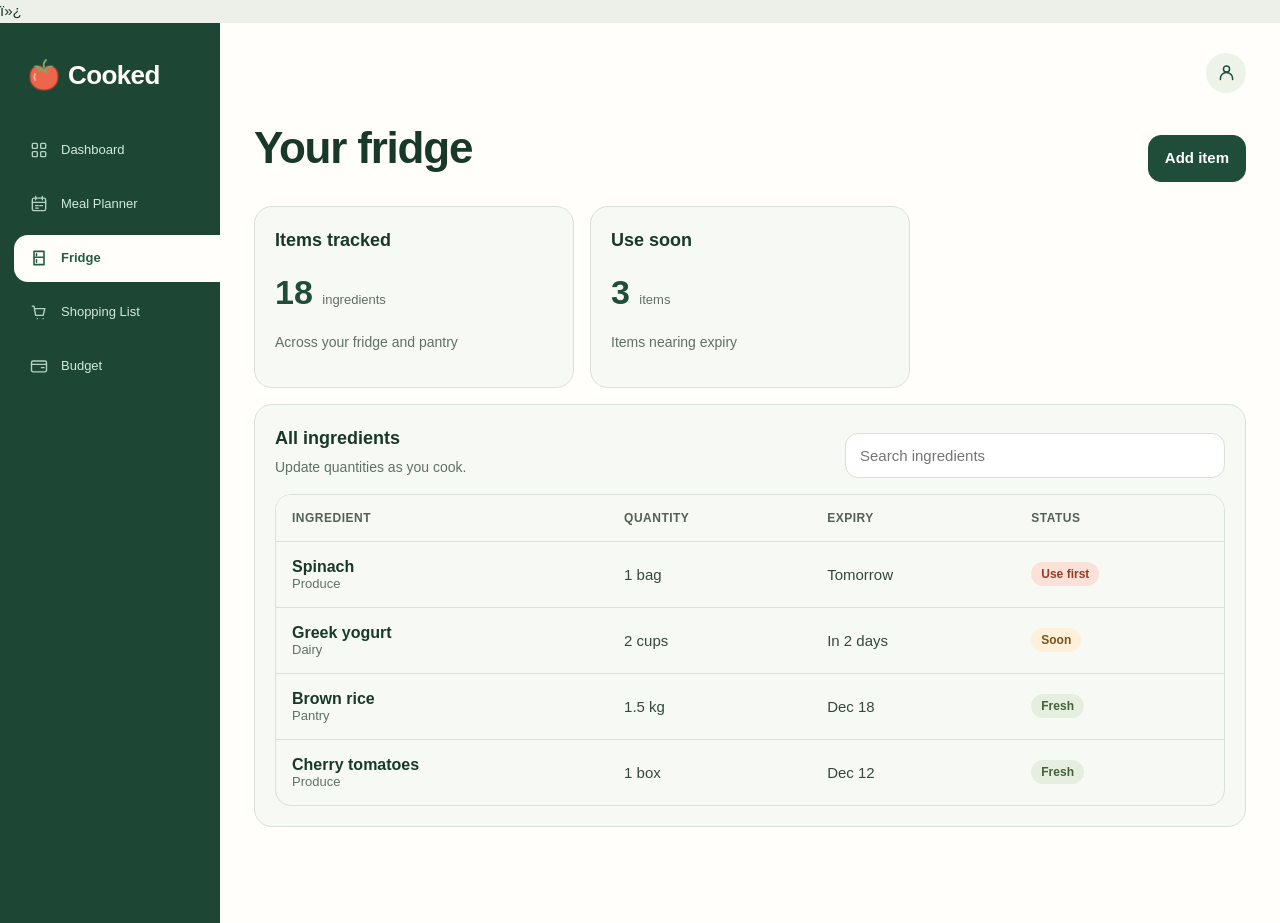
<file: pages/Fridge.html>
ï»¿<!doctype html>
<html lang="en">
<head><meta charset="utf-8"><meta name="viewport" content="width=device-width,initial-scale=1"><title>Cooked Â· Fridge</title><link rel="stylesheet" href="../assets/css/styles.css"></head>
<body><div class="app">
<aside class="sidebar" aria-label="Sidebar"><a class="sidebar-brand" href="Cooked.html" aria-label="Cooked home"><svg class="logo colored-logo" viewBox="0 0 150 36" preserveAspectRatio="xMinYMid meet" role="img" aria-label="Cooked"><path d="M16 11C8 6 2 11 2 20c0 8 6 13 14 13s14-5 14-13c0-9-6-14-14-9Z" fill="#ed664b" stroke="#aa422f" stroke-width="1.2"/><path d="M16 13C12 8 8 8 5 9l7 3-5 3 8-1 5 3-2-5 8-3c-5-1-8 0-10 4Z" fill="#79a869"/><path d="M16 10c-1-3 0-5 2-7" fill="none" stroke="#79a869" stroke-width="2" stroke-linecap="round"/><path d="M7 17c-1 2-1 4 0 6" fill="none" stroke="#ffb096" stroke-width="1.7" stroke-linecap="round"/><text x="40" y="27" fill="#fffdf7" font-family="Segoe UI,Arial,Helvetica,sans-serif" font-size="26" font-weight="700" letter-spacing="-.6">Cooked</text></svg></a><nav class="nav" aria-label="Main navigation"><a href="Cooked.html"><svg viewBox="0 0 24 24" aria-hidden="true"><rect x="4" y="4" width="6" height="6" rx="1"/><rect x="14" y="4" width="6" height="6" rx="1"/><rect x="4" y="14" width="6" height="6" rx="1"/><rect x="14" y="14" width="6" height="6" rx="1"/></svg><span>Dashboard</span></a><a href="Meal-planner.html"><svg viewBox="0 0 24 24" aria-hidden="true"><rect x="4" y="5" width="16" height="15" rx="2"/><path d="M8 3v4M16 3v4M4 10h16M8 14h3M13 14h3M8 17h3"/></svg><span>Meal Planner</span></a><a class="active" aria-current="page" href="Fridge.html"><svg viewBox="0 0 24 24" aria-hidden="true"><path d="M6 4h12v16H6zM6 11h12M9 7v2M9 14v3"/></svg><span>Fridge</span></a><a href="Shopping-list.html"><svg viewBox="0 0 24 24" aria-hidden="true"><path d="M4 5h2l2 11h9l2-8H7M10 20h.01M17 20h.01"/></svg><span>Shopping List</span></a><a href="Budget.html"><svg viewBox="0 0 24 24" aria-hidden="true"><rect x="3" y="6" width="18" height="13" rx="2"/><path d="M3 10h18M15 14h3"/></svg><span>Budget</span></a></nav></aside>
<main class="main"><div class="topbar"><button class="avatar" data-user-avatar aria-label="Open profile" onclick="location.href='Profile.html'">CU</button></div><header class="page-head"><div><h1>Your fridge</h1><p></p></div><div class="actions"><button class="btn primary" data-modal-open="add-item">Add item</button></div></header>
<div class="grid grid-3"><section class="panel"><h2>Items tracked</h2><div class="metric">18 <small>ingredients</small></div><p>Across your fridge and pantry</p></section><section class="panel"><h2>Use soon</h2><div class="metric">3 <small>items</small></div><p>Items nearing expiry</p></section></div>
<section class="panel" style="margin-top:16px"><div class="page-head" style="margin:0 0 16px"><div><h2 style="margin:0">All ingredients</h2><p style="margin:5px 0 0">Update quantities as you cook.</p></div><input class="search" aria-label="Search ingredients" placeholder="Search ingredients"></div><div class="table-wrap"><table class="table"><thead><tr><th>Ingredient</th><th>Quantity</th><th>Expiry</th><th>Status</th></tr></thead><tbody><tr><td><strong>Spinach</strong><br><small>Produce</small></td><td>1 bag</td><td>Tomorrow</td><td><span class="badge danger">Use first</span></td></tr><tr><td><strong>Greek yogurt</strong><br><small>Dairy</small></td><td>2 cups</td><td>In 2 days</td><td><span class="badge warn">Soon</span></td></tr><tr><td><strong>Brown rice</strong><br><small>Pantry</small></td><td>1.5 kg</td><td>Dec 18</td><td><span class="badge">Fresh</span></td></tr><tr><td><strong>Cherry tomatoes</strong><br><small>Produce</small></td><td>1 box</td><td>Dec 12</td><td><span class="badge">Fresh</span></td></tr></tbody></table></div></section>
</main></div>
<div class="modal" id="add-item" role="dialog" aria-modal="true" aria-labelledby="add-title"><div class="modal-card"><header><div><span class="eyebrow">New inventory item</span><h2 id="add-title">Add to your fridge</h2></div><button class="close" data-modal-close aria-label="Close"></button></header><form class="form-grid" data-demo-form data-success="Item added to your inventory."><div class="field full"><label for="item">Ingredient</label><input id="item" required minlength="2" maxlength="60" placeholder="e.g. chickpeas"></div><div class="field"><label for="quantity">Quantity</label><input id="quantity" type="number" required min="1" step="1" data-quantity-unit="unit" placeholder="e.g. 3"></div><div class="field"><label for="unit">Unit</label><select id="unit" required><option value="pcs">Pieces (pcs)</option><option value="g">Grams (g)</option><option value="kg">Kilograms (kg)</option><option value="ml">Millilitres (ml)</option><option value="L">Litres (L)</option><option value="bags">Bags</option><option value="cans">Cans</option><option value="boxes">Boxes</option><option value="cups">Cups</option></select></div><div class="field"><label for="expiry">Expiry date</label><input id="expiry" required type="date"></div><div class="field"><label for="category">Category</label><select id="category"><option>Produce</option><option>Pantry</option><option>Dairy</option></select></div><div class="field full"><div class="callout error" data-form-error hidden>Check the ingredient, quantity, unit, and expiry date.</div></div><div class="field full"><button class="btn primary" type="submit">Save ingredient</button></div></form></div></div><div class="toast" role="status" aria-live="polite"></div><script src="../assets/js/app.js"></script><script src="../assets/js/validation.js"></script></body></html>
</file>
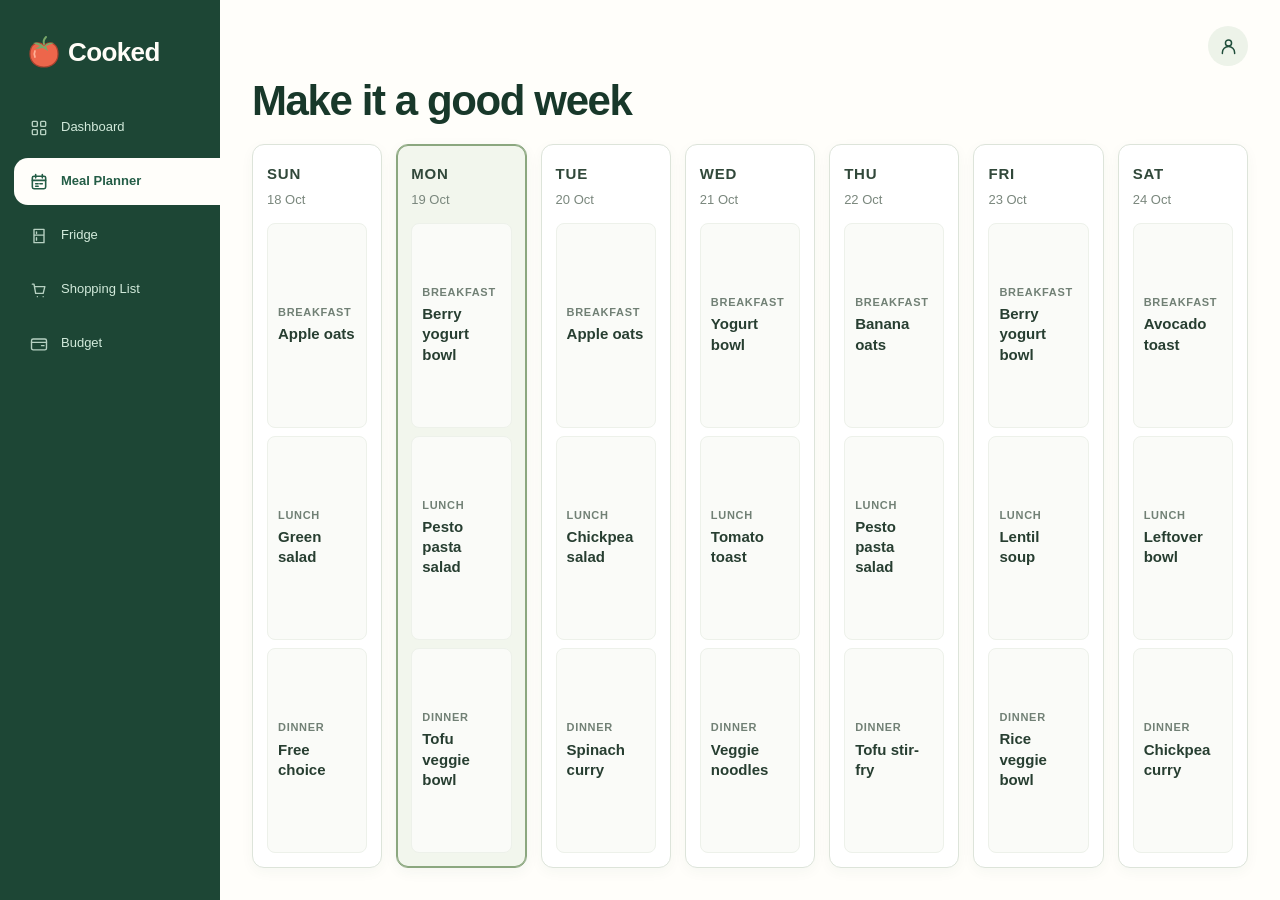
<file: pages/Meal-planner.html>
﻿<!doctype html>
<html lang="en"><head><meta charset="utf-8"><meta name="viewport" content="width=device-width,initial-scale=1"><title>Cooked · Meal planner</title><link rel="stylesheet" href="../assets/css/styles.css"></head>
<body class="meal-planner"><div class="app"><aside class="sidebar" aria-label="Sidebar"><a class="sidebar-brand" href="Cooked.html" aria-label="Cooked home"><svg class="logo colored-logo" viewBox="0 0 150 36" preserveAspectRatio="xMinYMid meet" role="img" aria-label="Cooked"><path d="M16 11C8 6 2 11 2 20c0 8 6 13 14 13s14-5 14-13c0-9-6-14-14-9Z" fill="#ed664b" stroke="#aa422f" stroke-width="1.2"/><path d="M16 13C12 8 8 8 5 9l7 3-5 3 8-1 5 3-2-5 8-3c-5-1-8 0-10 4Z" fill="#79a869"/><path d="M16 10c-1-3 0-5 2-7" fill="none" stroke="#79a869" stroke-width="2" stroke-linecap="round"/><path d="M7 17c-1 2-1 4 0 6" fill="none" stroke="#ffb096" stroke-width="1.7" stroke-linecap="round"/><text x="40" y="27" fill="#fffdf7" font-family="Segoe UI,Arial,Helvetica,sans-serif" font-size="26" font-weight="700" letter-spacing="-.6">Cooked</text></svg></a><nav class="nav" aria-label="Main navigation"><a href="Cooked.html"><svg viewBox="0 0 24 24" aria-hidden="true"><rect x="4" y="4" width="6" height="6" rx="1"/><rect x="14" y="4" width="6" height="6" rx="1"/><rect x="4" y="14" width="6" height="6" rx="1"/><rect x="14" y="14" width="6" height="6" rx="1"/></svg><span>Dashboard</span></a><a class="active" aria-current="page" href="Meal-planner.html"><svg viewBox="0 0 24 24" aria-hidden="true"><rect x="4" y="5" width="16" height="15" rx="2"/><path d="M8 3v4M16 3v4M4 10h16M8 14h3M13 14h3M8 17h3"/></svg><span>Meal Planner</span></a><a href="Fridge.html"><svg viewBox="0 0 24 24" aria-hidden="true"><path d="M6 4h12v16H6zM6 11h12M9 7v2M9 14v3"/></svg><span>Fridge</span></a><a href="Shopping-list.html"><svg viewBox="0 0 24 24" aria-hidden="true"><path d="M4 5h2l2 11h9l2-8H7M10 20h.01M17 20h.01"/></svg><span>Shopping List</span></a><a href="Budget.html"><svg viewBox="0 0 24 24" aria-hidden="true"><rect x="3" y="6" width="18" height="13" rx="2"/><path d="M3 10h18M15 14h3"/></svg><span>Budget</span></a></nav></aside>
<main class="main"><div class="topbar"><button class="avatar" data-user-avatar aria-label="Open profile" onclick="location.href='Profile.html'">CU</button></div><header class="page-head"><div><h1>Make it a good week</h1></div></header><div class="calendar-wrap"><div class="calendar"><article class="day-card"><strong>SUN</strong><time>18 Oct</time><div class="slot"><span>Breakfast</span>Apple oats</div><div class="slot"><span>Lunch</span>Green salad</div><div class="slot"><span>Dinner</span>Free choice</div></article><article class="day-card current"><strong>MON</strong><time>19 Oct</time><div class="slot" data-meal="Berry yogurt bowl"><span>Breakfast</span>Berry yogurt bowl</div><div class="slot" data-meal="Pesto pasta salad"><span>Lunch</span>Pesto pasta salad</div><div class="slot" data-meal="Tofu veggie bowl"><span>Dinner</span>Tofu veggie bowl</div></article><article class="day-card"><strong>TUE</strong><time>20 Oct</time><div class="slot"><span>Breakfast</span>Apple oats</div><div class="slot"><span>Lunch</span>Chickpea salad</div><div class="slot"><span>Dinner</span>Spinach curry</div></article><article class="day-card"><strong>WED</strong><time>21 Oct</time><div class="slot"><span>Breakfast</span>Yogurt bowl</div><div class="slot"><span>Lunch</span>Tomato toast</div><div class="slot"><span>Dinner</span>Veggie noodles</div></article><article class="day-card"><strong>THU</strong><time>22 Oct</time><div class="slot"><span>Breakfast</span>Banana oats</div><div class="slot" data-meal="Pesto pasta salad"><span>Lunch</span>Pesto pasta salad</div><div class="slot"><span>Dinner</span>Tofu stir-fry</div></article><article class="day-card"><strong>FRI</strong><time>23 Oct</time><div class="slot"><span>Breakfast</span>Berry yogurt bowl</div><div class="slot"><span>Lunch</span>Lentil soup</div><div class="slot"><span>Dinner</span>Rice veggie bowl</div></article><article class="day-card"><strong>SAT</strong><time>24 Oct</time><div class="slot"><span>Breakfast</span>Avocado toast</div><div class="slot"><span>Lunch</span>Leftover bowl</div><div class="slot"><span>Dinner</span>Chickpea curry</div></article></div></div></main></div>
<div class="toast" role="status" aria-live="polite"></div><script src="../assets/js/app.js"></script><script>document.querySelectorAll("[data-meal]").forEach(slot=>{const key="cooked:meal:"+[new Date().getFullYear(),new Date().getMonth()+1,new Date().getDate()].join("-")+":"+slot.dataset.meal;if(localStorage.getItem(key)==="true")slot.classList.add("done");});</script></body></html>
</file>
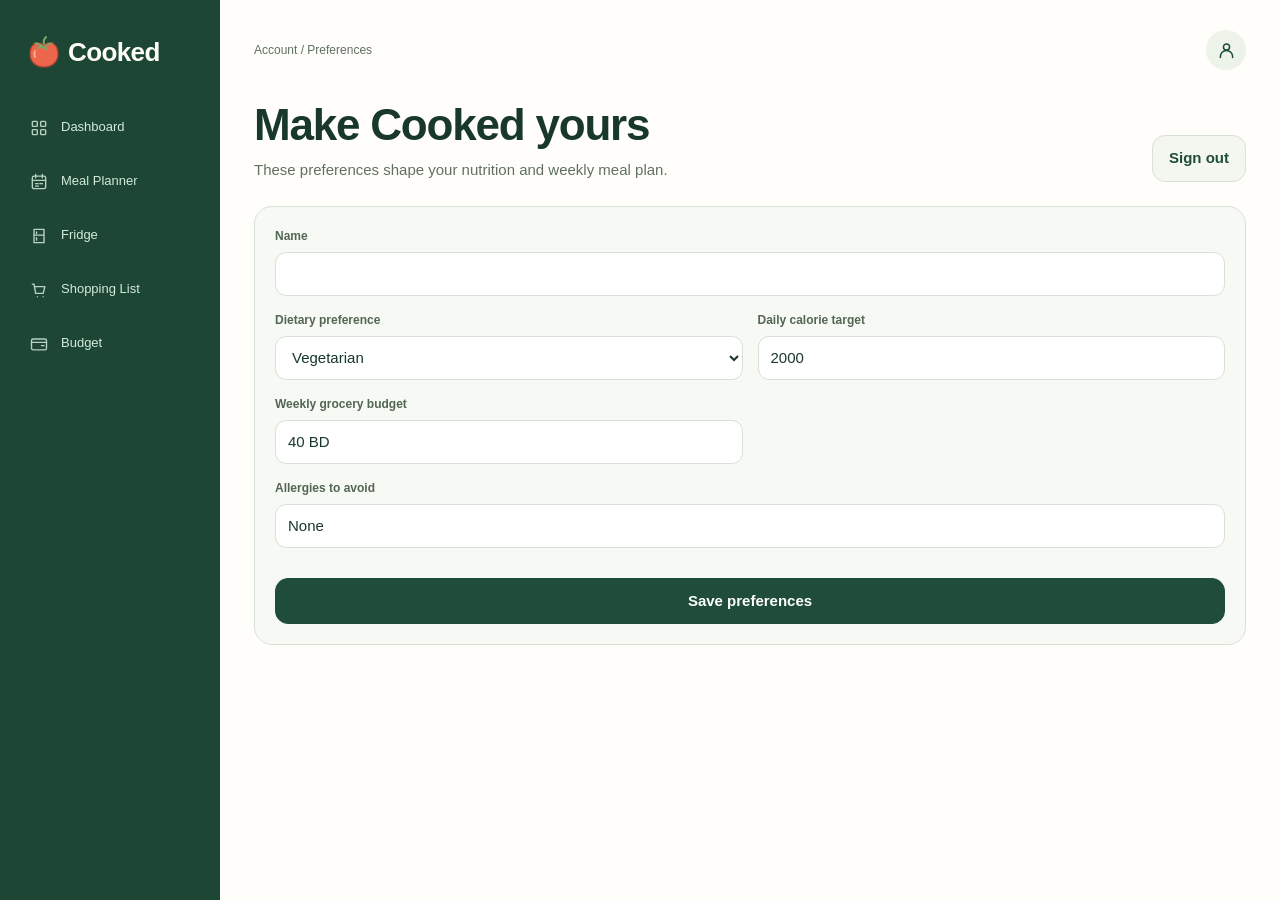
<file: pages/Profile.html>
﻿<!doctype html>
<html lang="en"><head><meta charset="utf-8"><meta name="viewport" content="width=device-width,initial-scale=1"><title>Cooked · Preferences</title><link rel="stylesheet" href="../assets/css/styles.css"></head>
<body><div class="app"><aside class="sidebar" aria-label="Sidebar"><a class="sidebar-brand" href="Cooked.html" aria-label="Cooked home"><svg class="logo colored-logo" viewBox="0 0 150 36" preserveAspectRatio="xMinYMid meet" role="img" aria-label="Cooked"><path d="M16 11C8 6 2 11 2 20c0 8 6 13 14 13s14-5 14-13c0-9-6-14-14-9Z" fill="#ed664b" stroke="#aa422f" stroke-width="1.2"/><path d="M16 13C12 8 8 8 5 9l7 3-5 3 8-1 5 3-2-5 8-3c-5-1-8 0-10 4Z" fill="#79a869"/><path d="M16 10c-1-3 0-5 2-7" fill="none" stroke="#79a869" stroke-width="2" stroke-linecap="round"/><path d="M7 17c-1 2-1 4 0 6" fill="none" stroke="#ffb096" stroke-width="1.7" stroke-linecap="round"/><text x="40" y="27" fill="#fffdf7" font-family="Segoe UI,Arial,Helvetica,sans-serif" font-size="26" font-weight="700" letter-spacing="-.6">Cooked</text></svg></a><nav class="nav" aria-label="Main navigation"><a href="Cooked.html"><svg viewBox="0 0 24 24" aria-hidden="true"><rect x="4" y="4" width="6" height="6" rx="1"/><rect x="14" y="4" width="6" height="6" rx="1"/><rect x="4" y="14" width="6" height="6" rx="1"/><rect x="14" y="14" width="6" height="6" rx="1"/></svg><span>Dashboard</span></a><a href="Meal-planner.html"><svg viewBox="0 0 24 24" aria-hidden="true"><rect x="4" y="5" width="16" height="15" rx="2"/><path d="M8 3v4M16 3v4M4 10h16M8 14h3M13 14h3M8 17h3"/></svg><span>Meal Planner</span></a><a href="Fridge.html"><svg viewBox="0 0 24 24" aria-hidden="true"><path d="M6 4h12v16H6zM6 11h12M9 7v2M9 14v3"/></svg><span>Fridge</span></a><a href="Shopping-list.html"><svg viewBox="0 0 24 24" aria-hidden="true"><path d="M4 5h2l2 11h9l2-8H7M10 20h.01M17 20h.01"/></svg><span>Shopping List</span></a><a href="Budget.html"><svg viewBox="0 0 24 24" aria-hidden="true"><rect x="3" y="6" width="18" height="13" rx="2"/><path d="M3 10h18M15 14h3"/></svg><span>Budget</span></a></nav></aside>
<main class="main"><div class="topbar"><span>Account / Preferences</span><button class="avatar" data-user-avatar aria-label="Current profile">CU</button></div><header class="page-head"><div><h1>Make Cooked yours</h1><p>These preferences shape your nutrition and weekly meal plan.</p></div><button class="btn" onclick="localStorage.removeItem('cooked:user-name'); location.href='Sign-in.html';">Sign out</button></header><form class="panel form-grid" data-demo-form data-success="Preferences saved. Your next plan will use the new goals."><div class="field full"><label for="name">Name</label><input id="name" data-user-name-input minlength="2" maxlength="60" required></div><div class="field"><label for="diet">Dietary preference</label><select id="diet" required><option>Vegetarian</option><option>Balanced</option><option>Vegan</option></select></div><div class="field"><label for="calories">Daily calorie target</label><input id="calories" required type="number" min="800" max="5000"></div><div class="field"><label for="budget">Weekly grocery budget</label><input id="budget" required value="40 BD" pattern="\d+(\.\d+)?\s*(BD)?" data-error="Enter an amount like 40 or 40 BD."></div><div class="field full"><label for="allergies">Allergies to avoid</label><input id="allergies" value="None"></div><div class="field full"><div class="callout error" data-form-error hidden>Tell us your name, calorie target, and weekly budget before saving.</div></div><div class="field full"><button class="btn primary" type="submit">Save preferences</button></div></form></main></div><div class="toast" role="status" aria-live="polite"></div><script>document.addEventListener('DOMContentLoaded',()=>{const name=localStorage.getItem('cooked:user-name')||'';const diet=localStorage.getItem('cooked:user-diet')||'Vegetarian';const calories=localStorage.getItem('cooked:user-calories')||'2000';document.querySelector('[data-user-name-input]').value=name;document.querySelector('#diet').value=diet;document.querySelector('#calories').value=calories;document.querySelector('[data-demo-form]').addEventListener('submit',()=>{localStorage.setItem('cooked:user-name',document.querySelector('[data-user-name-input]').value.trim());localStorage.setItem('cooked:user-diet',document.querySelector('#diet').value);localStorage.setItem('cooked:user-calories',document.querySelector('#calories').value);});});</script><script src="../assets/js/app.js"></script><script src="../assets/js/validation.js"></script></body></html>
</file>
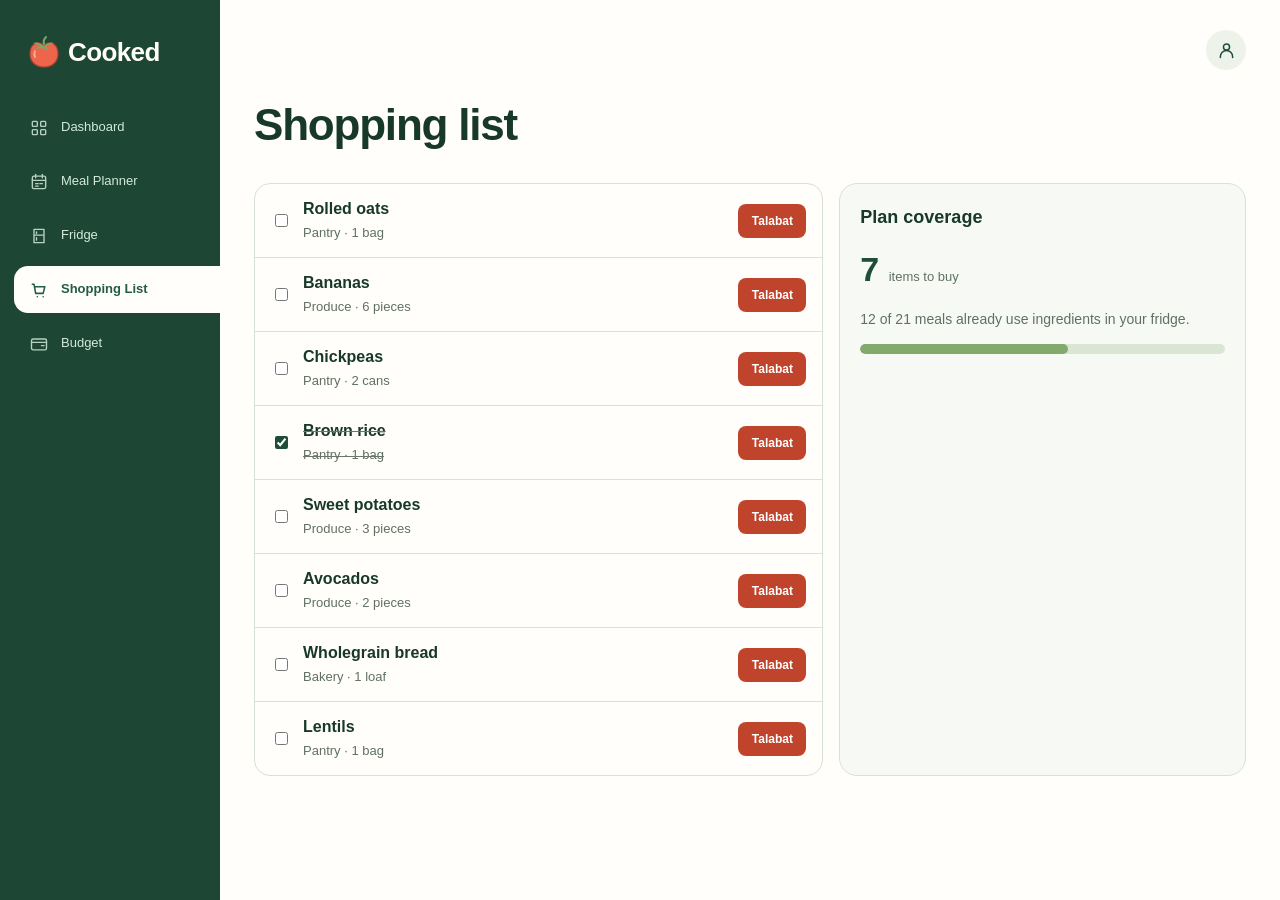
<file: pages/Shopping-list.html>
﻿<!doctype html>
<html lang="en"><head><meta charset="utf-8"><meta name="viewport" content="width=device-width,initial-scale=1"><title>Cooked · Shopping list</title><link rel="stylesheet" href="../assets/css/styles.css"></head>
<body><div class="app"><aside class="sidebar" aria-label="Sidebar"><a class="sidebar-brand" href="Cooked.html" aria-label="Cooked home"><svg class="logo colored-logo" viewBox="0 0 150 36" preserveAspectRatio="xMinYMid meet" role="img" aria-label="Cooked"><path d="M16 11C8 6 2 11 2 20c0 8 6 13 14 13s14-5 14-13c0-9-6-14-14-9Z" fill="#ed664b" stroke="#aa422f" stroke-width="1.2"/><path d="M16 13C12 8 8 8 5 9l7 3-5 3 8-1 5 3-2-5 8-3c-5-1-8 0-10 4Z" fill="#79a869"/><path d="M16 10c-1-3 0-5 2-7" fill="none" stroke="#79a869" stroke-width="2" stroke-linecap="round"/><path d="M7 17c-1 2-1 4 0 6" fill="none" stroke="#ffb096" stroke-width="1.7" stroke-linecap="round"/><text x="40" y="27" fill="#fffdf7" font-family="Segoe UI,Arial,Helvetica,sans-serif" font-size="26" font-weight="700" letter-spacing="-.6">Cooked</text></svg></a><nav class="nav" aria-label="Main navigation"><a href="Cooked.html"><svg viewBox="0 0 24 24" aria-hidden="true"><rect x="4" y="4" width="6" height="6" rx="1"/><rect x="14" y="4" width="6" height="6" rx="1"/><rect x="4" y="14" width="6" height="6" rx="1"/><rect x="14" y="14" width="6" height="6" rx="1"/></svg><span>Dashboard</span></a><a href="Meal-planner.html"><svg viewBox="0 0 24 24" aria-hidden="true"><rect x="4" y="5" width="16" height="15" rx="2"/><path d="M8 3v4M16 3v4M4 10h16M8 14h3M13 14h3M8 17h3"/></svg><span>Meal Planner</span></a><a href="Fridge.html"><svg viewBox="0 0 24 24" aria-hidden="true"><path d="M6 4h12v16H6zM6 11h12M9 7v2M9 14v3"/></svg><span>Fridge</span></a><a class="active" aria-current="page" href="Shopping-list.html"><svg viewBox="0 0 24 24" aria-hidden="true"><path d="M4 5h2l2 11h9l2-8H7M10 20h.01M17 20h.01"/></svg><span>Shopping List</span></a><a href="Budget.html"><svg viewBox="0 0 24 24" aria-hidden="true"><rect x="3" y="6" width="18" height="13" rx="2"/><path d="M3 10h18M15 14h3"/></svg><span>Budget</span></a></nav></aside>
<main class="main"><div class="topbar"><button class="avatar" data-user-avatar aria-label="Open profile" onclick="location.href='Profile.html'">CU</button></div><header class="page-head"><div><h1>Shopping list</h1><p></p></div></header><div class="grid grid-2"><section class="list"><div class="list-row"><input type="checkbox" id="oats"><label for="oats"><strong>Rolled oats</strong><br><small>Pantry &middot; 1 bag</small></label><a class="talabat-item" href="https://www.talabat.com/" target="_blank" rel="noopener">Talabat</a></div><div class="list-row"><input type="checkbox" id="bananas"><label for="bananas"><strong>Bananas</strong><br><small>Produce &middot; 6 pieces</small></label><a class="talabat-item" href="https://www.talabat.com/" target="_blank" rel="noopener">Talabat</a></div><div class="list-row"><input type="checkbox" id="chickpeas"><label for="chickpeas"><strong>Chickpeas</strong><br><small>Pantry &middot; 2 cans</small></label><a class="talabat-item" href="https://www.talabat.com/" target="_blank" rel="noopener">Talabat</a></div><div class="list-row checked"><input type="checkbox" id="rice" checked><label for="rice"><strong>Brown rice</strong><br><small>Pantry &middot; 1 bag</small></label><a class="talabat-item" href="https://www.talabat.com/" target="_blank" rel="noopener">Talabat</a></div><div class="list-row"><input type="checkbox" id="sweet-potatoes"><label for="sweet-potatoes"><strong>Sweet potatoes</strong><br><small>Produce &middot; 3 pieces</small></label><a class="talabat-item" href="https://www.talabat.com/" target="_blank" rel="noopener">Talabat</a></div><div class="list-row"><input type="checkbox" id="avocados"><label for="avocados"><strong>Avocados</strong><br><small>Produce &middot; 2 pieces</small></label><a class="talabat-item" href="https://www.talabat.com/" target="_blank" rel="noopener">Talabat</a></div><div class="list-row"><input type="checkbox" id="bread"><label for="bread"><strong>Wholegrain bread</strong><br><small>Bakery &middot; 1 loaf</small></label><a class="talabat-item" href="https://www.talabat.com/" target="_blank" rel="noopener">Talabat</a></div><div class="list-row"><input type="checkbox" id="lentils"><label for="lentils"><strong>Lentils</strong><br><small>Pantry &middot; 1 bag</small></label><a class="talabat-item" href="https://www.talabat.com/" target="_blank" rel="noopener">Talabat</a></div></section><aside class="grid"><section class="panel"><h2>Plan coverage</h2><div class="metric">7 <small>items to buy</small></div><p>12 of 21 meals already use ingredients in your fridge.</p><div class="progress"><span style="width:57%"></span></div></section></aside></div></main></div><div class="toast" role="status" aria-live="polite"></div><script src="../assets/js/app.js"></script></body></html>
</file>
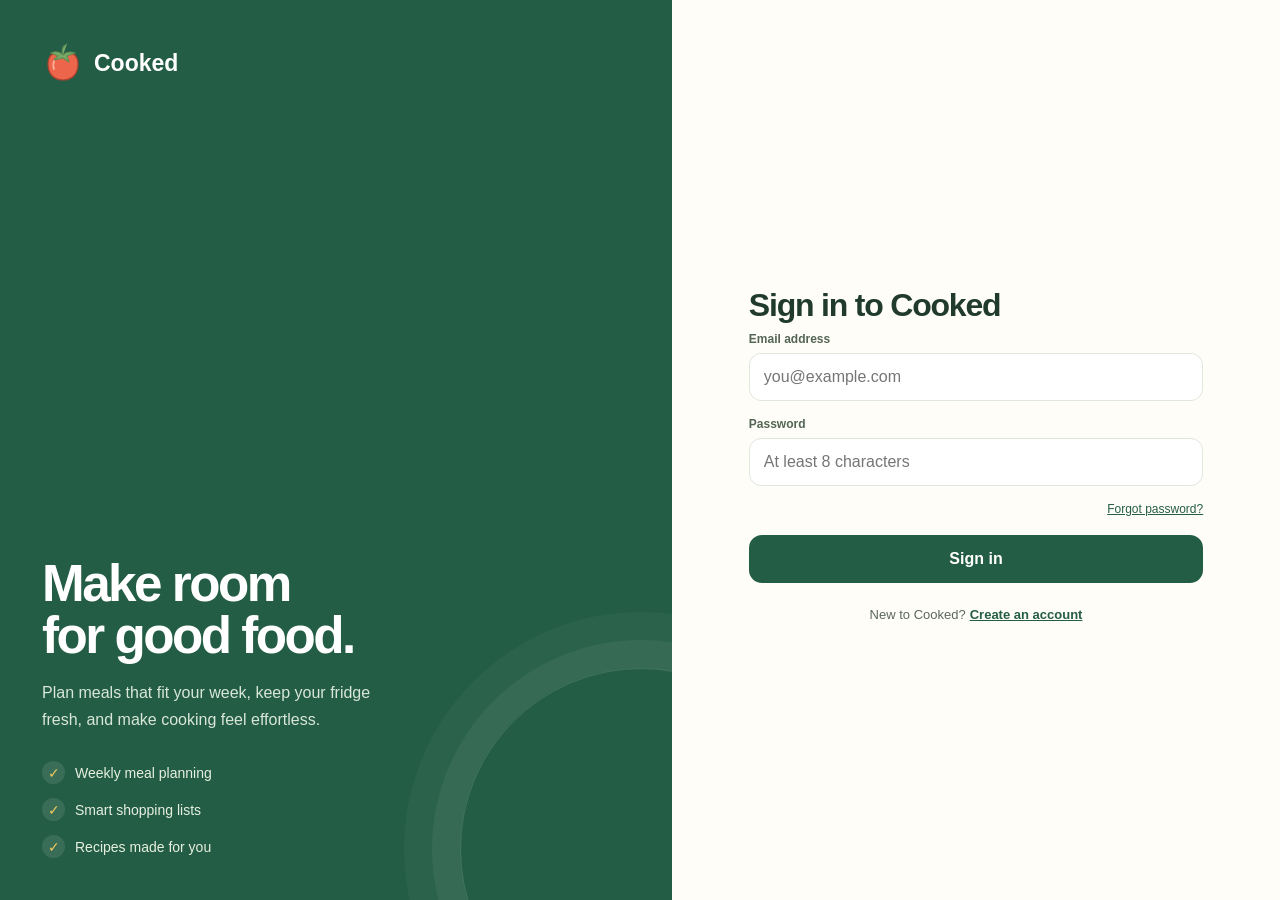
<file: pages/Sign-in.html>
﻿<!DOCTYPE html>
<html lang="en">
<head>
<meta charset="utf-8">
<meta name="viewport" content="width=device-width, initial-scale=1">
<title>Cooked · Sign in</title>
<style>
*{box-sizing:border-box}body{margin:0;min-height:100vh;background:#f0f4ef;color:#29483b;font-family:Arial,Helvetica,sans-serif}.auth{min-height:100vh;display:flex;align-items:center;justify-content:center;padding:32px}.card{width:min(1080px,100%);min-height:650px;display:grid;grid-template-columns:1.05fr .95fr;background:#fffefa;border:1px solid #e4e9df;border-radius:32px;overflow:hidden;box-shadow:0 20px 70px #29483b12}.intro{display:flex;flex-direction:column;justify-content:space-between;padding:42px;background:#245d46;color:#fffdf7;position:relative;overflow:hidden}.intro:after{content:"";position:absolute;width:360px;height:360px;border:1px solid #ffffff22;border-radius:50%;right:-150px;bottom:-130px;box-shadow:0 0 0 28px #ffffff0d,0 0 0 56px #ffffff08}.brand{font-size:23px;font-weight:700;display:flex;align-items:center;gap:10px}.mark{width:42px;height:42px;display:block}.copy{position:relative;z-index:1}.copy h1{font-size:clamp(38px,4vw,60px);letter-spacing:-2.5px;line-height:1.02;margin:0 0 18px}.copy p{max-width:360px;color:#d9e7d8;line-height:1.65;margin:0;font-size:16px}.features{list-style:none;padding:0;margin:28px 0 0;display:grid;gap:14px;color:#e7f0df;font-size:14px}.features li{display:flex;align-items:center;gap:10px}.features span{width:23px;height:23px;display:grid;place-items:center;border-radius:50%;background:#ffffff1a;color:#f2c95c}.note{font-size:12px;color:#b8d0b9;position:relative;z-index:1}.form{padding:42px;display:flex;flex-direction:column;justify-content:center}.kicker{text-transform:uppercase;letter-spacing:1.5px;color:#748574;font-size:11px;font-weight:700}.form h2{font-size:32px;letter-spacing:-1.2px;margin:9px 0 8px}.subtitle{color:#7b8878;font-size:14px;margin:0 0 26px;line-height:1.5}.fields{display:grid;gap:16px}.field{display:grid;gap:7px}.field label{font-size:12px;font-weight:700;color:#526652}.field input,.field select{width:100%;min-width:0;height:48px;border:1px solid #dfe7dc;border-radius:12px;background:#fbfcf8;color:#29483b;padding:0 14px}.submit{height:48px;border:0;border-radius:13px;background:#2f7653;color:#fff;font-weight:700;margin-top:3px}.switch{text-align:center;color:#5d6a5a;font-size:13px;margin:24px 0 0}.switch a{color:#2f7653;font-weight:700;padding-left:4px}@media(max-width:760px){.auth{padding:0;align-items:stretch}.card{min-height:100vh;border:0;border-radius:0;display:block}.intro{min-height:260px;padding:28px 24px}.copy h1{font-size:40px;margin-bottom:10px}.copy p{font-size:14px}.features,.note{display:none}.form{padding:30px 24px 36px}.form h2{font-size:28px}}
</style>
<style>html,body{font-family:"Segoe UI",Arial,Helvetica,sans-serif}</style>
</head>
<body>
<main class="auth">
  <div class="card">
    <aside class="intro">
      <div class="brand"><svg class="mark" viewBox="0 0 42 42" role="img" aria-label="Cooked tomato logo"><path d="M21 13C14 8 6 12 6 22c0 10 6 16 15 16s15-6 15-16c0-10-8-14-15-9Z" fill="#ed664b" stroke="#aa422f" stroke-width="1.2"/><path d="M21 13c-2-5 0-9 4-11M21 13c-4-4-8-4-12-2l7 3-4 4 9-2 6 4-2-6 8-3c-5-2-9-1-12 2Z" fill="#79a869" stroke="#5d8d52" stroke-width="1.1" stroke-linejoin="round"/><path d="M12 19c-1 3-1 6 0 8" fill="none" stroke="#ffb096" stroke-width="1.7" stroke-linecap="round"/></svg>Cooked</div>
      <div class="copy">
        <h1>Make room<br>for good food.</h1>
        <p>Plan meals that fit your week, keep your fridge fresh, and make cooking feel effortless.</p>
        <ul class="features"><li><span>&#10003;</span> Weekly meal planning</li><li><span>&#10003;</span> Smart shopping lists</li><li><span>&#10003;</span> Recipes made for you</li></ul>
      </div>
    </aside>
    <section class="form">
      
      <h2>Sign in to Cooked</h2>
      <form class="fields" id="sign-in-form">
        
        <div class="field"><label for="email">Email address</label><input id="email" type="email" placeholder="you@example.com" autocomplete="email" required></div>
        <div class="field"><label for="password">Password</label><input id="password" type="password" placeholder="At least 8 characters" autocomplete="current-password" required></div>
        <p style="margin:0;text-align:right;font-size:12px"><a href="#" onclick="event.preventDefault(); alert('Password reset would be sent here in the connected app.');">Forgot password?</a></p>
        
        <button class="submit" type="submit">Sign in</button>
      </form>
      <p class="switch">New to Cooked?<a href="Sign-up.html">Create an account</a></p>
    </section>
  </div>
</main>
<style>
.auth{padding:16px}
.auth .card{min-height:calc(100vh - 32px);height:auto}
@media(max-width:760px){
  .auth{padding:0}
  .auth .card{min-height:100vh}
}
@media(min-width:761px) and (max-height:760px){
  .auth{align-items:flex-start}
  .auth .card{min-height:0}
  .form{padding-top:28px;padding-bottom:28px}
}
</style>
<style id="full-screen-auth">
/* Full-screen layout and colours matched to the app pages (assets/css/styles.css). */
body{background:#fffdf8;color:#203b2e}
.auth,.auth.auth-signup{padding:0;min-height:100vh;align-items:stretch}
.auth .card{width:100%;max-width:none;min-height:100vh;height:auto;border:0;border-radius:0;box-shadow:none;background:#fffdf8}
.intro{background:#245d46;color:#fff}
.form{background:#fffdf8}
.form h2{color:#203b2e}
.kicker{color:#5a685a}
.field label{color:#536553}
.field input,.field select{border-color:#dfe7dc;background-color:#fff;color:#203b2e;font:inherit}
.submit{background:#245d46;font:inherit;font-weight:700;cursor:pointer}
.switch{color:#5a685a}
.switch a,.form a{color:#245d46}
.form input[type="checkbox"]{accent-color:#245d46}
.form label[style]{color:#5a685a!important}
@media(min-width:761px){.form,.auth-signup .form{padding-left:clamp(42px,6vw,96px);padding-right:clamp(42px,6vw,96px);justify-content:center}.form>*{width:100%;max-width:560px}}
@media(min-width:761px) and (max-height:760px){.auth .card{min-height:100vh}}
</style>
<script src="../assets/js/validation.js"></script>
<script>
document.getElementById('sign-in-form').addEventListener('submit', event => {
  event.preventDefault();
  const form = event.currentTarget;
  const email = form.querySelector('#email');
  const password = form.querySelector('#password');
  let message = form.querySelector('.form-error');
  if (!message) { message = document.createElement('p'); message.className = 'form-error'; message.style.cssText = 'color:#a9523e;background:#fce8e2;padding:10px 12px;border-radius:10px;font-size:12px;margin:0'; form.prepend(message); }
  if (!email.value.trim() || !password.value.trim()) { message.textContent = 'Enter your email and password to continue.'; return; }
  message.style.background = '#eef5e9'; message.style.color = '#4b6a48'; message.textContent = 'Signed in. Opening your meal dashboard';
  setTimeout(() => { window.location.href = 'Cooked.html'; }, 500);
});
</script>
</body>
</html>
</file>
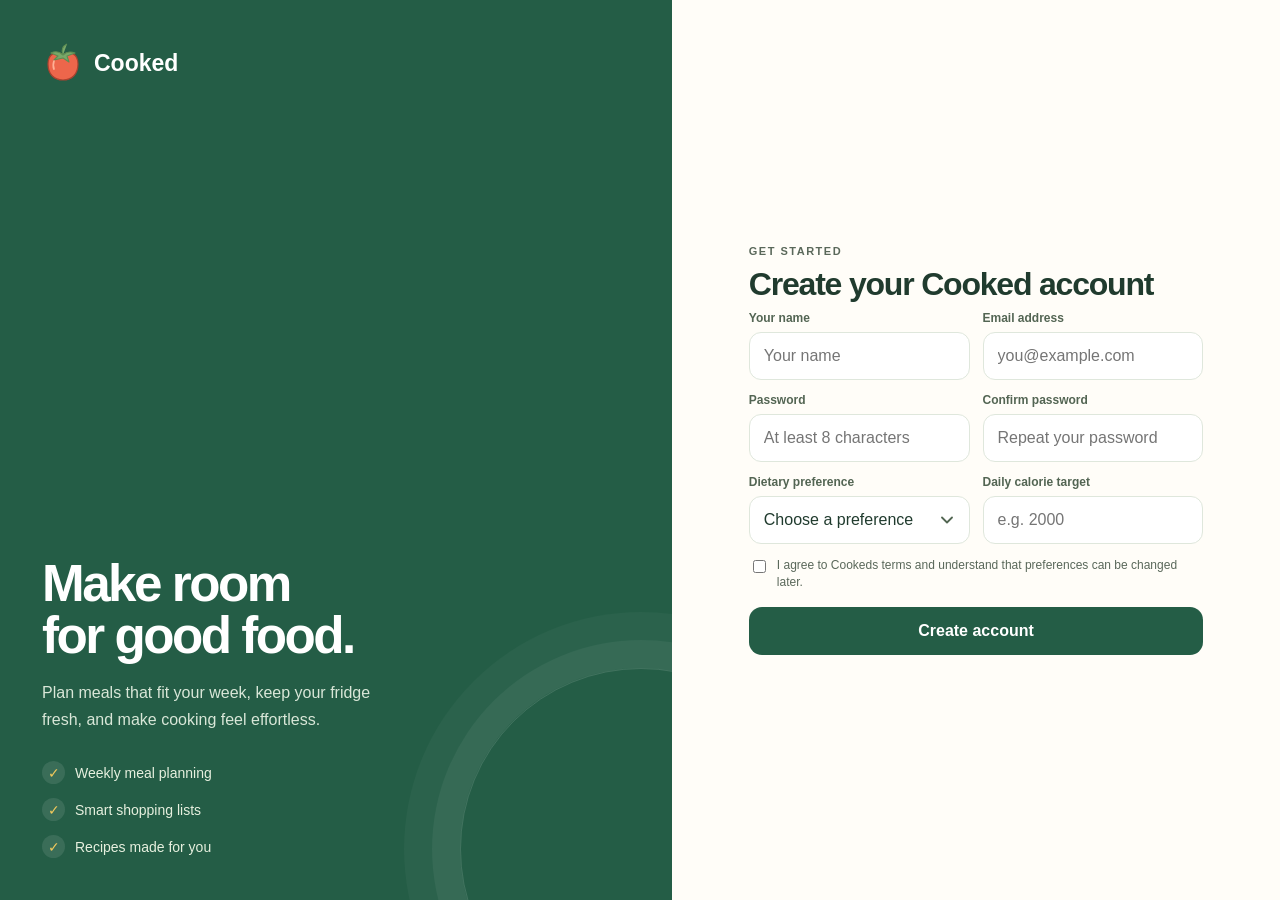
<file: pages/Sign-up.html>
﻿<!DOCTYPE html>
<html lang="en">
<head>
<meta charset="utf-8">
<meta name="viewport" content="width=device-width, initial-scale=1">
<title>Cooked · Create account</title>
<style>
*{box-sizing:border-box}body{margin:0;min-height:100vh;background:#f0f4ef;color:#29483b;font-family:Arial,Helvetica,sans-serif}.auth{min-height:100vh;display:flex;align-items:center;justify-content:center;padding:32px}.card{width:min(1080px,100%);min-height:650px;display:grid;grid-template-columns:1.05fr .95fr;background:#fffefa;border:1px solid #e4e9df;border-radius:32px;overflow:hidden;box-shadow:0 20px 70px #29483b12}.intro{display:flex;flex-direction:column;justify-content:space-between;padding:42px;background:#245d46;color:#fffdf7;position:relative;overflow:hidden}.intro:after{content:"";position:absolute;width:360px;height:360px;border:1px solid #ffffff22;border-radius:50%;right:-150px;bottom:-130px;box-shadow:0 0 0 28px #ffffff0d,0 0 0 56px #ffffff08}.brand{font-size:23px;font-weight:700;display:flex;align-items:center;gap:10px}.mark{width:42px;height:42px;display:block}.copy{position:relative;z-index:1}.copy h1{font-size:clamp(38px,4vw,60px);letter-spacing:-2.5px;line-height:1.02;margin:0 0 18px}.copy p{max-width:360px;color:#d9e7d8;line-height:1.65;margin:0;font-size:16px}.features{list-style:none;padding:0;margin:28px 0 0;display:grid;gap:14px;color:#e7f0df;font-size:14px}.features li{display:flex;align-items:center;gap:10px}.features span{width:23px;height:23px;display:grid;place-items:center;border-radius:50%;background:#ffffff1a;color:#f2c95c}.note{font-size:12px;color:#b8d0b9;position:relative;z-index:1}.form{padding:42px;display:flex;flex-direction:column;justify-content:center}.kicker{text-transform:uppercase;letter-spacing:1.5px;color:#5a6b5a;font-size:11px;font-weight:700}.form h2{font-size:32px;letter-spacing:-1.2px;margin:9px 0 8px}.subtitle{color:#7b8878;font-size:14px;margin:0 0 26px;line-height:1.5}.fields{display:grid;gap:16px}.field{display:grid;gap:7px}.field label{font-size:12px;font-weight:700;color:#526652}.field input,.field select{width:100%;min-width:0;height:48px;border:1px solid #dfe7dc;border-radius:12px;background:#fbfcf8;color:#29483b;padding:0 14px}.field select{appearance:none;-webkit-appearance:none;font:inherit;cursor:pointer;padding-right:40px;background:#fbfcf8 url("data:image/svg+xml,%3Csvg xmlns='http://www.w3.org/2000/svg' width='12' height='8' fill='none' stroke='%23526652' stroke-width='1.8' stroke-linecap='round' stroke-linejoin='round'%3E%3Cpath d='M1 1.5l5 5 5-5'/%3E%3C/svg%3E") no-repeat right 16px center}.submit{height:48px;border:0;border-radius:13px;background:#2f7653;color:#fff;font-weight:700;margin-top:3px}.switch{text-align:center;color:#7b8878;font-size:13px;margin:24px 0 0}.switch a{color:#2f7653;font-weight:700;padding-left:4px}@media(max-width:760px){.auth{padding:0;align-items:stretch}.card{min-height:100vh;border:0;border-radius:0;display:block}.intro{min-height:260px;padding:28px 24px}.copy h1{font-size:40px;margin-bottom:10px}.copy p{font-size:14px}.features,.note{display:none}.form{padding:30px 24px 36px}.form h2{font-size:28px}}
</style>
<style>html,body{font-family:"Segoe UI",Arial,Helvetica,sans-serif}</style>
</head>
<body>
<main class="auth auth-signup">
  <div class="card">
    <aside class="intro">
      <div class="brand"><svg class="mark" viewBox="0 0 42 42" role="img" aria-label="Cooked tomato logo"><path d="M21 13C14 8 6 12 6 22c0 10 6 16 15 16s15-6 15-16c0-10-8-14-15-9Z" fill="#ed664b" stroke="#aa422f" stroke-width="1.2"/><path d="M21 13c-2-5 0-9 4-11M21 13c-4-4-8-4-12-2l7 3-4 4 9-2 6 4-2-6 8-3c-5-2-9-1-12 2Z" fill="#79a869" stroke="#5d8d52" stroke-width="1.1" stroke-linejoin="round"/><path d="M12 19c-1 3-1 6 0 8" fill="none" stroke="#ffb096" stroke-width="1.7" stroke-linecap="round"/></svg>Cooked</div>
      <div class="copy">
        <h1>Make room<br>for good food.</h1>
        <p>Plan meals that fit your week, keep your fridge fresh, and make cooking feel effortless.</p>
        <ul class="features"><li><span>&#10003;</span> Weekly meal planning</li><li><span>&#10003;</span> Smart shopping lists</li><li><span>&#10003;</span> Recipes made for you</li></ul>
      </div>
    </aside>
    <section class="form">
      <span class="kicker">Get started</span>
      <h2>Create your Cooked account</h2>
      <form class="fields" id="sign-up-form">
        <div class="field"><label for="name">Your name</label><input id="name" type="text" placeholder="Your name" autocomplete="name" minlength="2" maxlength="60" required></div>
        <div class="field"><label for="email">Email address</label><input id="email" type="email" placeholder="you@example.com" autocomplete="email" required></div>
        <div class="field"><label for="password">Password</label><input id="password" type="password" placeholder="At least 8 characters" minlength="8" autocomplete="new-password" required></div>
        <div class="field"><label for="confirm">Confirm password</label><input id="confirm" data-match="#password" type="password" placeholder="Repeat your password" autocomplete="new-password" required></div>
        <div class="field"><label for="diet">Dietary preference</label><select id="diet" required><option value="">Choose a preference</option><option>Vegetarian</option><option>Balanced</option><option>Vegan</option></select></div>
        <div class="field"><label for="calories">Daily calorie target</label><input id="calories" type="number" min="800" max="5000" placeholder="e.g. 2000" required></div>
        <label style="display:flex;gap:8px;align-items:flex-start;color:#687868;font-size:12px;line-height:1.45"><input id="terms" type="checkbox" required> I agree to Cookeds terms and understand that preferences can be changed later.</label>
        <button class="submit" type="submit">Create account</button>
      </form>
    </section>
  </div>
</main>
<style>
.auth{padding:16px}
.auth .card{min-height:calc(100vh - 32px);height:auto}
.auth-signup .form{justify-content:flex-start;padding:34px 42px}
.auth-signup .fields{grid-template-columns:repeat(2,minmax(0,1fr));gap:13px}
.auth-signup .fields>.field:nth-child(1),
.auth-signup .fields>.field:nth-child(2),
.auth-signup .fields>.field:nth-child(3),
.auth-signup .fields>.field:nth-child(4),
.auth-signup .fields>.field:nth-child(5),
.auth-signup .fields>.field:nth-child(6){grid-column:auto}
.auth-signup .fields>label,
.auth-signup .fields>button{grid-column:1/-1}
@media(max-width:760px){
  .auth{padding:0}
  .auth .card{min-height:100vh}
  .auth-signup .form{padding:30px 24px 36px}
  .auth-signup .fields{grid-template-columns:1fr}
  .auth-signup .fields>.field{grid-column:1}
  .auth-signup .fields>label,.auth-signup .fields>button{grid-column:auto}
}
@media(min-width:761px) and (max-height:760px){
  .auth{align-items:flex-start}
  .auth .card{min-height:0}
  .auth-signup .form{padding-top:24px;padding-bottom:24px}
}
</style>
<style id="full-screen-auth">
/* Full-screen layout and colours matched to the app pages (assets/css/styles.css). */
body{background:#fffdf8;color:#203b2e}
.auth,.auth.auth-signup{padding:0;min-height:100vh;align-items:stretch}
.auth .card{width:100%;max-width:none;min-height:100vh;height:auto;border:0;border-radius:0;box-shadow:none;background:#fffdf8}
.intro{background:#245d46;color:#fff}
.form{background:#fffdf8}
.form h2{color:#203b2e}
.kicker{color:#5a685a}
.field label{color:#536553}
.field input,.field select{border-color:#dfe7dc;background-color:#fff;color:#203b2e;font:inherit}
.submit{background:#245d46;font:inherit;font-weight:700;cursor:pointer}
.switch{color:#5a685a}
.switch a,.form a{color:#245d46}
.form input[type="checkbox"]{accent-color:#245d46}
.form label[style]{color:#5a685a!important}
@media(min-width:761px){.form,.auth-signup .form{padding-left:clamp(42px,6vw,96px);padding-right:clamp(42px,6vw,96px);justify-content:center}.form>*{width:100%;max-width:560px}}
@media(min-width:761px) and (max-height:760px){.auth .card{min-height:100vh}}
</style>
<script src="../assets/js/validation.js"></script>
<script>
document.getElementById('sign-up-form').addEventListener('submit', event => {
  event.preventDefault();
  const form = event.currentTarget;
  const password = form.querySelector('#password');
  const confirm = form.querySelector('#confirm');
  let message = form.querySelector('.form-error');
  if (!message) { message = document.createElement('p'); message.className = 'form-error'; message.style.cssText = 'color:#a9523e;background:#fce8e2;padding:10px 12px;border-radius:10px;font-size:12px;margin:0'; form.prepend(message); }
  if ([...form.querySelectorAll('input:not([type="checkbox"])')].some(input => !input.value.trim()) || !form.querySelector('#terms').checked) { message.textContent = 'Complete all fields and accept the terms to create your account.'; return; }
  if (password.value.length < 8) { message.textContent = 'Use at least 8 characters for your password.'; return; }
  if (password.value !== confirm.value) { message.textContent = 'Passwords do not match.'; return; }
  localStorage.setItem('cooked:user-name', form.querySelector('#name').value.trim());
  localStorage.setItem('cooked:user-diet', form.querySelector('#diet').value);
  localStorage.setItem('cooked:user-calories', form.querySelector('#calories').value.trim());
  message.style.background = '#eef5e9'; message.style.color = '#4b6a48'; message.textContent = 'Account created. Opening sign in';
  setTimeout(() => { window.location.href = 'Sign-in.html'; }, 700);
});
</script>
</body>
</html>
</file>
<file: assets/css/styles.css>
﻿:root{--ink:#203b2e;--muted:#5a685a;--forest:#245d46;--forest-2:#3e7959;--mint:#eaf1e6;--canvas:#edf1ea;--paper:#fffdf8;--line:#dfe7dc;--coral:#e5654b;--yellow:#f4df91;--shadow:0 18px 50px #29483b12}
*{box-sizing:border-box}html{scroll-behavior:smooth}body{margin:0;background:var(--canvas);color:var(--ink);font:15px/1.5 Arial,Helvetica,sans-serif}button,input,select{font:inherit}button,a{cursor:pointer}button:focus-visible,a:focus-visible,input:focus-visible,select:focus-visible{outline:3px solid #d27b55;outline-offset:3px}.app{min-height:100vh;display:grid;grid-template-columns:220px minmax(0,1fr);gap:16px;padding:16px;max-width:1640px;margin:auto}.sidebar{background:var(--forest);border-radius:26px;padding:24px 14px;color:#fff;display:flex;flex-direction:column;gap:36px}.brand{display:flex;align-items:center;gap:10px;font-size:23px;font-weight:700;color:#fff}.brand-mark{width:37px;height:37px}.nav{display:grid;gap:7px}.nav a{text-decoration:none;color:#d9e7d8;border-radius:14px;padding:12px 13px;display:flex;gap:11px;align-items:center}.nav a:hover{background:#ffffff14}.nav a.active{background:var(--paper);color:var(--forest);font-weight:700}.nav svg{width:20px;height:20px;fill:none;stroke:currentColor;stroke-width:1.7;stroke-linecap:round;stroke-linejoin:round}.side-note{margin-top:auto;color:#bed3bd;font-size:12px;padding:0 8px}.main{background:var(--paper);border-radius:26px;padding:30px 34px;min-width:0;box-shadow:var(--shadow)}.topbar{display:flex;justify-content:space-between;align-items:center;gap:16px;color:var(--muted);font-size:12px}.avatar{width:40px;height:40px;border-radius:50%;background:var(--mint);border:0;color:var(--forest);display:grid;place-items:center}.avatar svg{width:21px;height:21px;fill:none;stroke:currentColor;stroke-width:1.7;stroke-linecap:round;stroke-linejoin:round}.page-head{display:flex;justify-content:space-between;align-items:end;gap:18px;margin:30px 0 24px}.eyebrow{text-transform:uppercase;letter-spacing:1.5px;font-size:11px;font-weight:700;color:#5a685a}.page-head h1{font:52px/1 Georgia,serif;letter-spacing:-2px;margin:7px 0 0}.page-head p{margin:10px 0 0;color:var(--muted)}.actions{display:flex;gap:9px;flex-wrap:wrap}.btn{border:1px solid var(--line);border-radius:13px;background:#f4f7f0;color:var(--forest);padding:11px 16px;font-weight:700;text-decoration:none}.btn.primary{background:var(--forest);border-color:var(--forest);color:#fff}.btn.coral{background:var(--coral);border-color:var(--coral);color:#fff}.grid{display:grid;gap:16px}.grid-2{grid-template-columns:1.4fr 1fr}.grid-3{grid-template-columns:repeat(3,1fr)}.panel{background:#f7faf4;border:1px solid var(--line);border-radius:18px;padding:20px}.panel h2,.panel h3{margin:0 0 13px;font-size:17px}.panel p{color:var(--muted)}.metric{font-size:34px;font-weight:700;color:var(--forest)}.metric small{font-size:13px;color:var(--muted);font-weight:400}.progress{height:10px;border-radius:99px;background:#dae6d3;overflow:hidden}.progress span{display:block;height:100%;background:#83aa6c;border-radius:99px}.table-wrap{overflow:auto;border:1px solid var(--line);border-radius:16px}.table{border-collapse:collapse;width:100%;min-width:620px;text-align:left}.table th,.table td{padding:14px 16px;border-bottom:1px solid var(--line)}.table th{font-size:11px;letter-spacing:.8px;text-transform:uppercase;color:#5a685a;background:#f7faf4}.table tr:last-child td{border-bottom:0}.badge{display:inline-flex;align-items:center;border-radius:99px;padding:4px 9px;background:#e6efdf;color:#44603a;font-size:11px;font-weight:700}.badge.warn{background:#fff0d9;color:#7a5220}.badge.danger{background:#fce1d8;color:#8f3f2a}.badge.blue{background:#e2ebf6;color:#4d6c95}.search{height:45px;border:1px solid var(--line);border-radius:13px;padding:0 14px;background:#fff;width:min(380px,100%)}.form-grid{display:grid;grid-template-columns:repeat(2,1fr);gap:15px}.field{display:grid;gap:7px}.field.full{grid-column:1/-1}.field label{font-size:12px;font-weight:700;color:#536553}.field input,.field select{height:44px;border:1px solid var(--line);border-radius:11px;padding:0 12px;color:var(--ink);background:#fff}.callout{border-radius:15px;padding:14px 16px;background:#eef5e9;color:#4b6a48;font-size:13px}.callout.warn{background:#fff4df;color:#8b642e}.callout.error{background:#fce8e2;color:#a9523e}.empty{padding:34px;text-align:center;border:1px dashed #cbd9c5;border-radius:16px;color:var(--muted)}.toast{position:fixed;bottom:24px;left:50%;transform:translateX(-50%);background:var(--ink);color:#fff;padding:13px 18px;border-radius:13px;box-shadow:var(--shadow);z-index:10;display:none}.toast.show{display:block}.recipe-grid{display:grid;grid-template-columns:repeat(3,1fr);gap:16px}.recipe-card{border:1px solid var(--line);border-radius:18px;overflow:hidden;background:#fff}.recipe-card img{display:block;width:100%;height:160px;object-fit:cover}.recipe-card .body{padding:16px}.recipe-card h3{margin:0 0 5px}.recipe-card p{color:var(--muted);font-size:13px;margin:0 0 13px}.filter-row{display:flex;gap:9px;flex-wrap:wrap;margin-bottom:18px}.filter-row select{height:40px;border:1px solid var(--line);border-radius:10px;padding:0 10px;background:#fff;color:var(--ink)}.calendar{display:grid;grid-template-columns:repeat(7,1fr);gap:9px;min-width:760px}.calendar-wrap{overflow:auto}.day-card{background:#f6f8f2;border:1px solid var(--line);border-radius:14px;padding:12px;min-height:185px}.day-card.current{background:#eef5e9;border-color:#b9d1ad}.day-card strong{display:block;font-size:12px}.day-card time{display:block;color:var(--muted);font-size:12px;margin:3px 0 12px}.slot{background:#fff;border-radius:10px;padding:8px;margin-top:7px;font-size:11px;border-left:3px solid #85a56d}.slot span{display:block;color:var(--muted);font-size:10px;text-transform:uppercase}.slot.done{opacity:.55;text-decoration:line-through}.recipe-detail{display:grid;grid-template-columns:280px 1fr;gap:22px;align-items:start}.recipe-detail img{width:100%;height:240px;object-fit:cover;border-radius:18px}.list{display:grid;gap:0;border:1px solid var(--line);border-radius:16px;overflow:hidden}.list-row{display:flex;align-items:center;gap:12px;padding:14px 16px;border-bottom:1px solid var(--line)}.list-row:last-child{border-bottom:0}.list-row input{accent-color:var(--forest)}.list-row label{flex:1}.list-row small{color:var(--muted)}.list-row.checked label{text-decoration:line-through;color:#6b756a}.modal{position:fixed;inset:0;background:#203b2e66;display:none;place-items:center;padding:20px;z-index:9}.modal.open{display:grid}.modal-card{background:var(--paper);border-radius:20px;padding:24px;width:min(560px,100%);box-shadow:var(--shadow)}.modal-card header{display:flex;justify-content:space-between;gap:16px;align-items:start}.close{border:0;background:#edf3e9;border-radius:50%;width:32px;height:32px;color:var(--forest);font-size:20px}.tabs{display:flex;gap:5px;border-bottom:1px solid var(--line);margin-bottom:20px}.tabs button{border:0;background:transparent;padding:10px 13px;color:var(--muted);border-bottom:2px solid transparent}.tabs button.active{color:var(--forest);border-color:var(--forest);font-weight:700}@media(max-width:900px){.app{grid-template-columns:170px}.grid-2,.grid-3,.recipe-grid{grid-template-columns:1fr 1fr}.page-head h1{font-size:42px}.recipe-detail{grid-template-columns:220px 1fr}}@media(max-width:700px){.app{display:block;padding:0}.sidebar{border-radius:0;padding:16px;gap:15px}.nav{display:flex;overflow:auto;gap:4px}.nav a{white-space:nowrap;padding:9px 11px;font-size:12px}.nav svg{display:none}.side-note{display:none}.main{border-radius:22px 22px 0 0;padding:22px 16px}.page-head{display:block;margin:23px 0 18px}.page-head h1{font-size:38px}.page-head .actions{margin-top:15px}.grid-2,.grid-3,.recipe-grid,.form-grid,.recipe-detail{grid-template-columns:1fr}.panel{padding:16px}.table{min-width:560px}.calendar{min-width:700px}.topbar{font-size:11px}}

/* Keep the active page visually connected to its content. */
.app{gap:0}
.brand{text-decoration:none}
.shopping-card-link{display:block;color:inherit;text-decoration:none}
.shopping-card-link:hover h2{text-decoration:underline;text-underline-offset:3px}
.shopping-header{display:flex;justify-content:space-between;align-items:center}
.shopping-header span{font-size:11px;color:var(--forest)}
.talabat-item{margin-left:auto;background:#c0442b;color:#fff;text-decoration:none;border-radius:8px;padding:6px 9px;font-size:11px;font-weight:700}
.talabat-item:hover{background:#a3361f}
@media(min-width:701px){.app{height:calc(100vh - 32px);min-height:0}.main{height:100%;overflow:auto}}
.sidebar{border-radius:26px 0 0 26px}
.main{border-radius:0 26px 26px 0}
.nav a{border-radius:14px 0 0 14px}
.nav a.active{margin-right:-14px;padding-right:27px}
.eyebrow{display:none}
.page-head h1{margin-top:0}
@media(max-width:700px){
  .sidebar,.main{border-radius:0}
  .nav a,.nav a.active{margin-right:0;padding-right:11px;border-radius:12px}
}

/* Keep secondary pages aligned to the dashboard's full desktop viewport. */
.app{height:calc(100vh - 32px);min-height:640px}
.main{height:100%;overflow:auto}
.topbar .avatar{margin-left:auto}
@media(max-width:700px){
  .app{height:auto;min-height:100vh}
  .main{height:auto;min-height:calc(100vh - 116px)}
  .nav svg{display:block;width:16px;height:16px}
}

body{font-family:"Segoe UI",Arial,Helvetica,sans-serif}
.page-head h1{font-family:"Segoe UI",Arial,Helvetica,sans-serif;font-weight:700;letter-spacing:-1.5px}
.close::before{content:"\00d7";font-size:22px;line-height:1}
@media(min-width:701px) and (max-height:760px){
  .app{height:auto;min-height:100vh}
  .main{height:auto;min-height:calc(100vh - 32px);overflow:visible}
}
@media(min-width:701px){
  .app{width:100%;height:100vh;min-height:0;max-width:none;padding:0;gap:0}
  .sidebar,.main{border-radius:0}
  .main{min-height:0}
}
@media(min-width:701px) and (max-height:760px){
  .app{height:auto;min-height:100vh}
  .main{height:auto;min-height:100vh;overflow:visible}
}

/* Layout fixes: form fields stay inside pop-ups and panels */
.field{min-width:0}
.field input,.field select{width:100%;min-width:0}
.modal-card{max-height:calc(100vh - 40px);overflow:auto}
@media(max-width:700px){.modal{place-items:end center;padding:12px}.modal-card{padding:20px}.modal-card .form-grid{grid-template-columns:1fr}}

/* Shared logo component, identical to the dashboard. */
.sidebar-brand{display:flex;align-items:center;text-decoration:none;color:inherit;min-height:48px;margin-top:4px;padding:0 4px 0 14px}
.sidebar-brand .colored-logo{display:block;width:150px;height:36px;max-width:100%;flex-shrink:0;overflow:visible}
.sidebar .nav{gap:7px}
.sidebar .nav a{padding:0 15px;min-height:47px;gap:12px;font-size:13px;font-weight:500;color:#d2eadb}
.sidebar .nav a.active{background:var(--paper);color:#245d46;font-weight:600}
@media(min-width:701px){.sidebar{gap:28px}}
body{-webkit-font-smoothing:antialiased;-moz-osx-font-smoothing:grayscale}
.sidebar .nav svg{opacity:.85;stroke-width:1.65}
.sidebar .nav a.active svg{opacity:1;stroke-width:1.9}
.sidebar .nav a.active{position:relative;z-index:2}
.main{box-shadow:none}

/* Meal planner: keep the full week visible and visually consistent. */
.calendar-wrap{overflow:visible}
.calendar{width:100%;min-width:0;gap:10px}
.day-card{min-width:0;min-height:230px;padding:14px 12px;border-radius:14px}
.day-card.current{background:#f6f8f2;border-color:var(--line)}
.slot{border-left:0;border:1px solid #edf1ea;padding:9px 8px}
.slot span{margin-bottom:3px}

@media (max-width:900px) and (min-width:701px){
  .calendar{grid-template-columns:repeat(7,minmax(72px,1fr));gap:6px}
  .day-card{padding:12px 7px}
  .slot{padding:8px 6px;font-size:10px}
  .slot span{font-size:9px}
}

@media (max-width:700px){
  .calendar-wrap{overflow:visible}
  .calendar{grid-template-columns:repeat(2,minmax(0,1fr));min-width:0;gap:8px}
  .day-card{min-height:210px}
}

/* Fill the available desktop height after removing the summary panels. */
@media (min-width:701px){
  .meal-planner .main{display:flex;flex-direction:column}
  .meal-planner .page-head{flex:0 0 auto;margin-bottom:20px}
  .meal-planner .calendar-wrap{flex:1 1 auto;min-height:0}
  .meal-planner .calendar{height:100%;align-items:stretch}
  .meal-planner .day-card{height:100%;min-height:0;display:flex;flex-direction:column}
  .meal-planner .slot{flex:1 1 0;display:flex;flex-direction:column;justify-content:center}
  .meal-planner .slot + .slot{margin-top:8px}
}

/* Meal planner readability and visual balance. */
.meal-planner .main{
  padding:26px 32px 32px;
}
.meal-planner .topbar{
  min-height:40px;
}
.meal-planner .page-head{
  margin:12px 0 20px;
}
.meal-planner .page-head h1{
  font-family:"Segoe UI",Arial,Helvetica,sans-serif;
  font-size:42px;
  line-height:1.1;
  font-weight:700;
  letter-spacing:-1.4px;
}
.meal-planner .calendar{
  gap:12px;
}
.meal-planner .day-card{
  background:#fff;
  border:1px solid #dde4da;
  border-radius:12px;
  padding:16px 12px 12px;
  box-shadow:0 4px 14px rgba(36,77,56,.04);
}
.meal-planner .day-card.current{
  background:#f2f6ed;
  border-color:#8ba77f;
  box-shadow:0 0 0 1px #8ba77f inset,0 4px 14px rgba(36,77,56,.05);
}
.meal-planner .day-card strong{
  color:#31483a;
  font-size:15px;
  letter-spacing:.8px;
}
.meal-planner .day-card time{
  color:#7a877d;
  font-size:13px;
  margin:4px 0 14px;
}
.meal-planner .slot{
  background:#fafbf8;
  border:1px solid #edf1ea;
  border-radius:8px;
  margin-top:0;
  padding:12px 10px;
  color:#273e31;
  font-size:15px;
  line-height:1.35;
  font-weight:650;
  text-align:left;
  overflow-wrap:anywhere;
}
.meal-planner .slot span{
  color:#718075;
  font-size:11px;
  line-height:1.2;
  letter-spacing:.7px;
  margin:0 0 5px;
  font-weight:700;
}
.meal-planner .slot.done{
  background:#f3f5f1;
}

@media (min-width:901px){
  .meal-planner .calendar{
    gap:14px;
  }
  .meal-planner .day-card{
    padding:18px 14px 14px;
  }
}

@media (max-width:900px) and (min-width:701px){
  .meal-planner .main{
    padding:22px 20px 24px;
  }
  .meal-planner .page-head h1{
    font-size:38px;
  }
  .meal-planner .day-card{
    padding:14px 7px 8px;
  }
  .meal-planner .day-card strong{
    font-size:13px;
  }
  .meal-planner .slot{
    font-size:13px;
    padding:9px 6px;
  }
  .meal-planner .slot span{
    font-size:10px;
  }
}

@media (max-width:700px){
  .meal-planner .main{
    padding:20px 14px 28px;
  }
  .meal-planner .page-head{
    margin:10px 0 16px;
  }
  .meal-planner .page-head h1{
    font-size:34px;
  }
  .meal-planner .calendar{
    grid-template-columns:repeat(2,minmax(0,1fr));
  }
  .meal-planner .day-card strong{
    font-size:14px;
  }
  .meal-planner .day-card{
    min-height:205px;
    height:auto;
  }
  .meal-planner .slot{
    font-size:14px;
  }
  .meal-planner .slot span{
    font-size:10px;
  }
  .meal-planner .slot{
    flex:none;
    min-height:44px;
    justify-content:flex-start;
  }
}

/* Shared refinement for dense utility pages and navigation. */
:root{
  --ink:#18382a;
  --muted:#607064;
  --forest:#1f4d3a;
  --forest-2:#326b52;
  --mint:#edf3e9;
  --canvas:#edf0e9;
  --paper:#fffefa;
  --line:#d8e1d5;
}

.sidebar{
  background:#1d4635;
}

.nav a{
  min-height:48px;
  font-size:14px;
  line-height:1.25;
  font-weight:600;
  color:#dfeae2;
}

.nav a.active{
  color:#1d4635;
  font-weight:700;
}

.page-head h1{
  font-size:44px;
  line-height:1.12;
  letter-spacing:-1.2px;
}

.list-row{
  min-height:72px;
  padding:14px 16px;
}

.list-row label strong{
  font-size:16px;
  line-height:1.25;
  color:var(--ink);
}

.list-row label small{
  font-size:13px;
  color:var(--muted);
}

.talabat-item{
  min-width:68px;
  text-align:center;
  font-size:12px;
  padding:8px 10px;
  border-radius:8px;
}

.table th{
  font-size:12px;
  letter-spacing:.5px;
  color:#526153;
}

.table td{
  font-size:15px;
  color:#34483a;
}

.table td strong{
  font-size:16px;
  color:var(--ink);
}

.table td small{
  font-size:13px;
  color:var(--muted);
}

.table td,
.table th{
  padding-top:16px;
  padding-bottom:16px;
}

.panel h2,
.panel h3{
  font-size:18px;
  color:var(--ink);
}

.panel p{
  font-size:14px;
}

.badge{
  font-size:12px;
  padding:5px 10px;
}

@media (max-width:900px){
  .nav a{
    font-size:13px;
  }
}

@media (max-width:700px){
  .nav a{
    min-height:42px;
    font-size:12px;
  }
  .page-head h1{
    font-size:36px;
  }
  .list-row{
    min-height:68px;
    padding:12px;
  }
  .list-row label strong{
    font-size:15px;
  }
  .list-row label small{
    font-size:12px;
  }
  .table td{
    font-size:14px;
  }
  .table td strong{
    font-size:15px;
  }
  .table td small{
    font-size:12px;
  }
  .table td,
  .table th{
    padding:14px 12px;
  }
}
</file>
